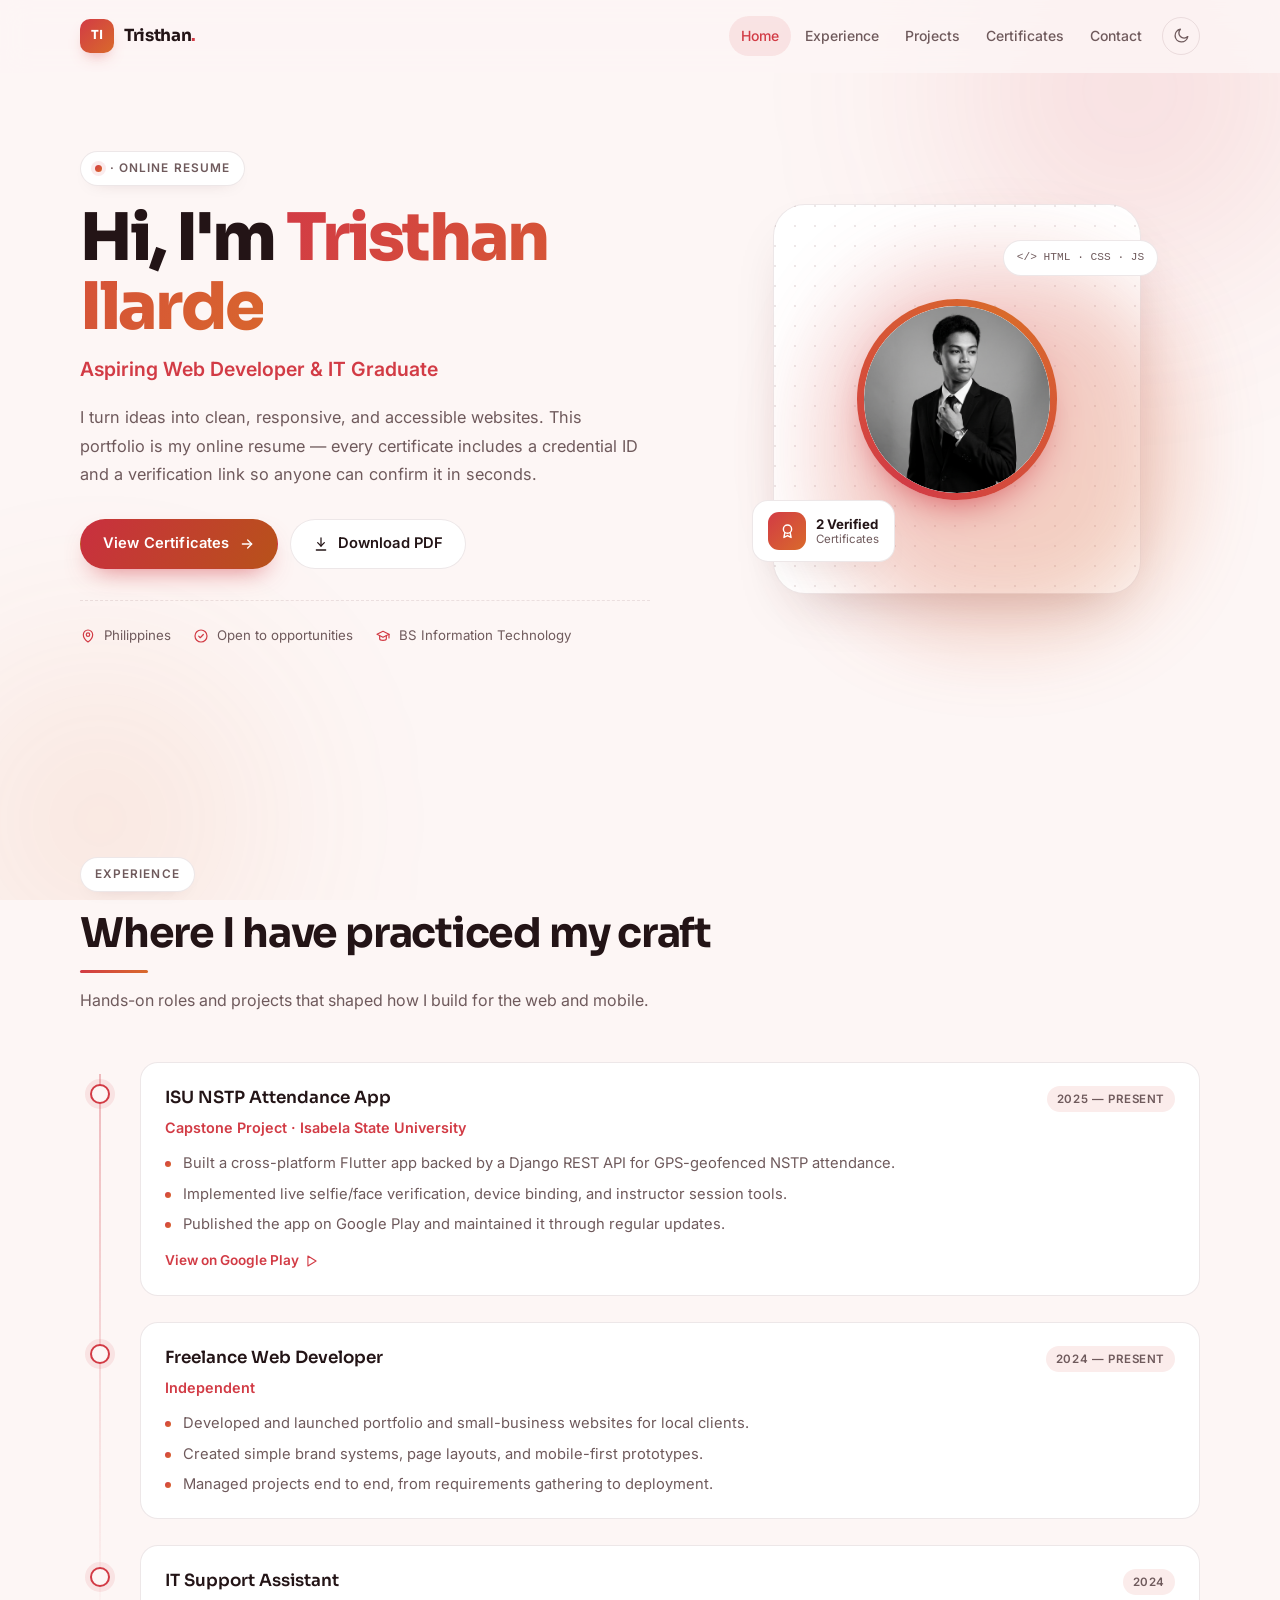
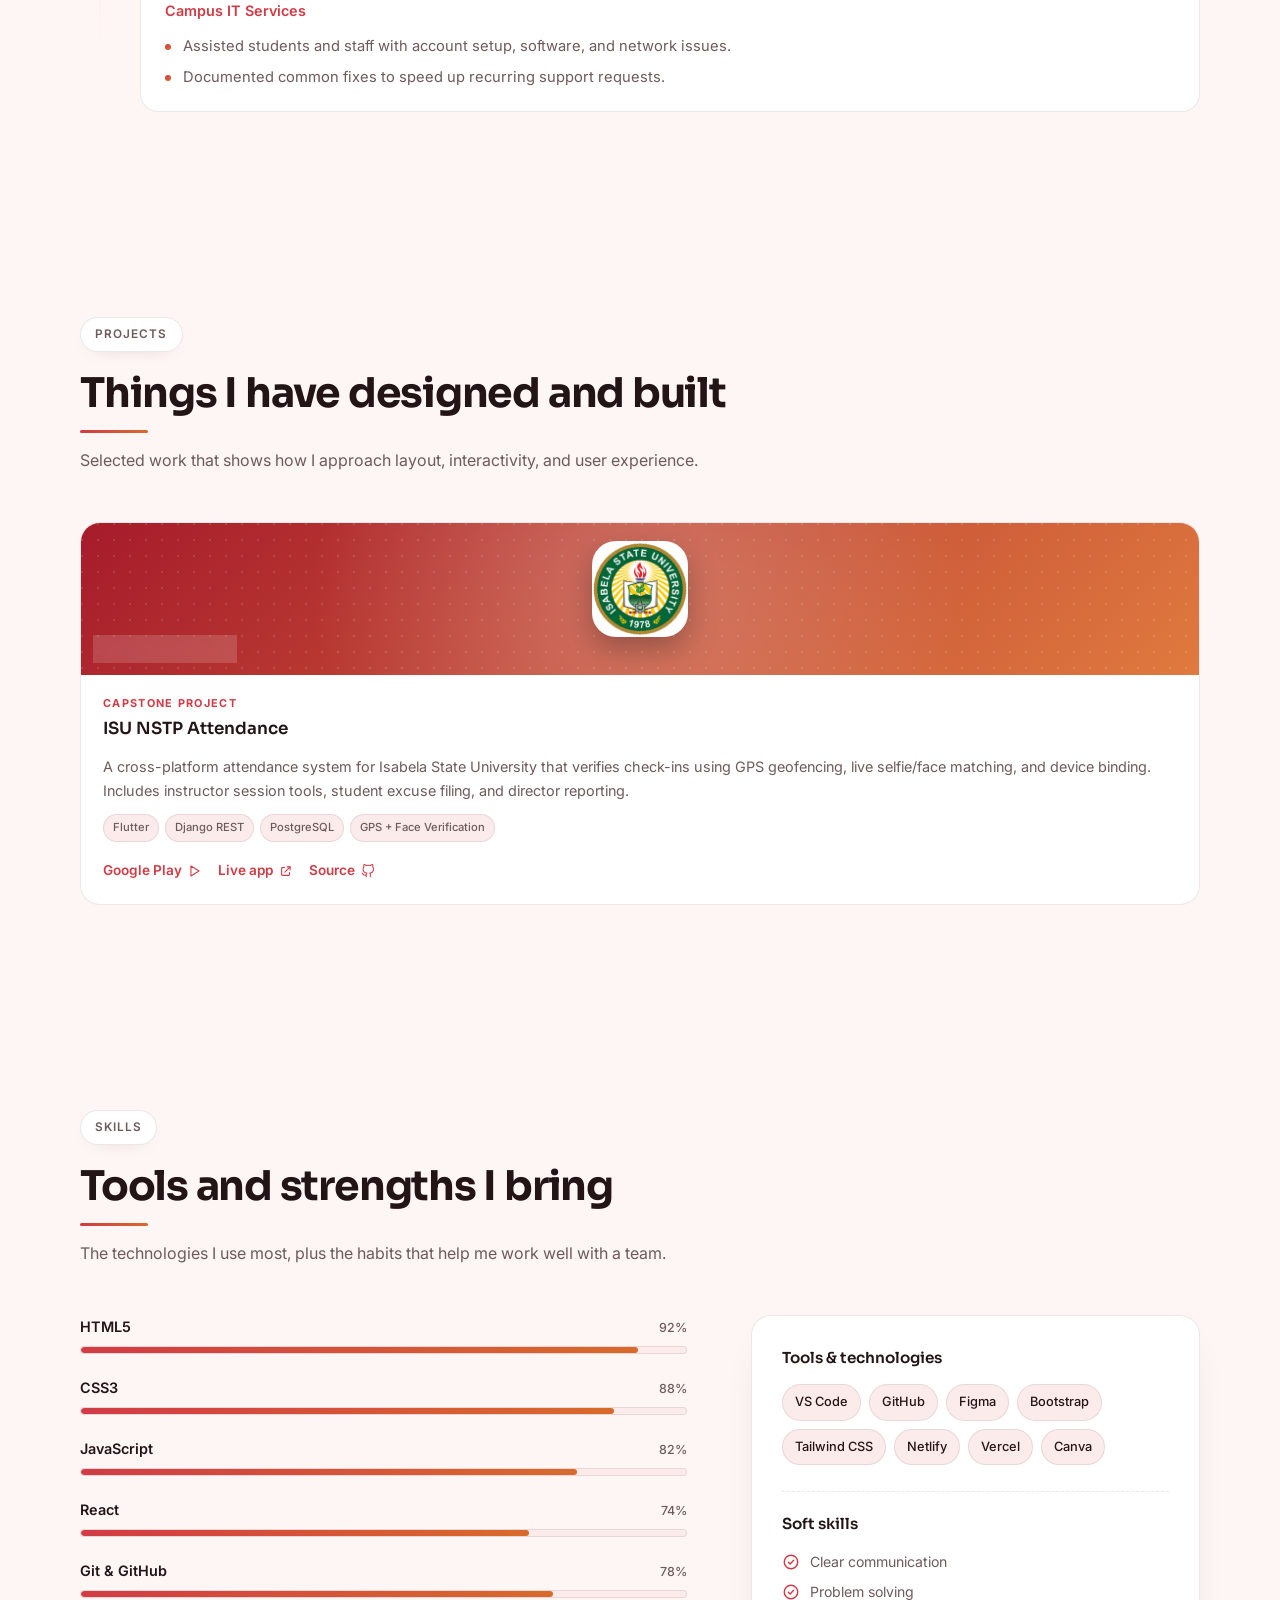
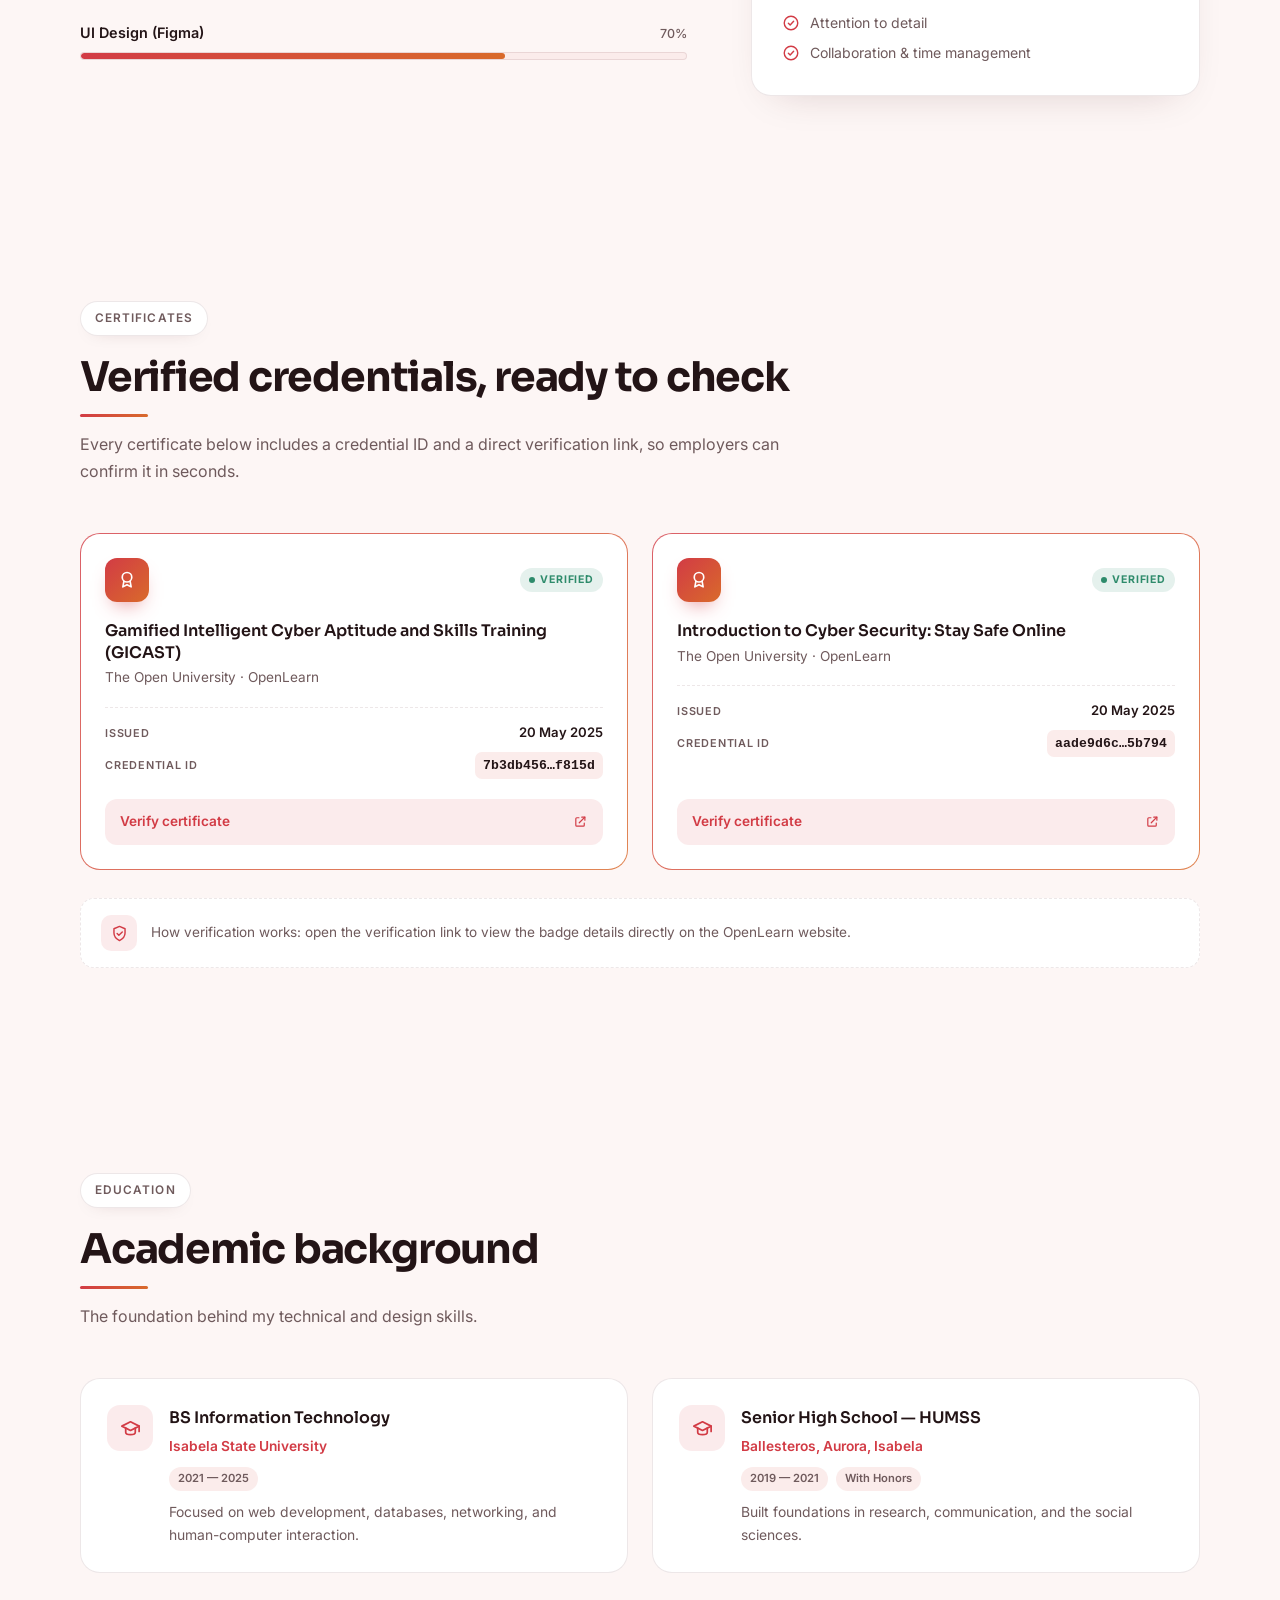
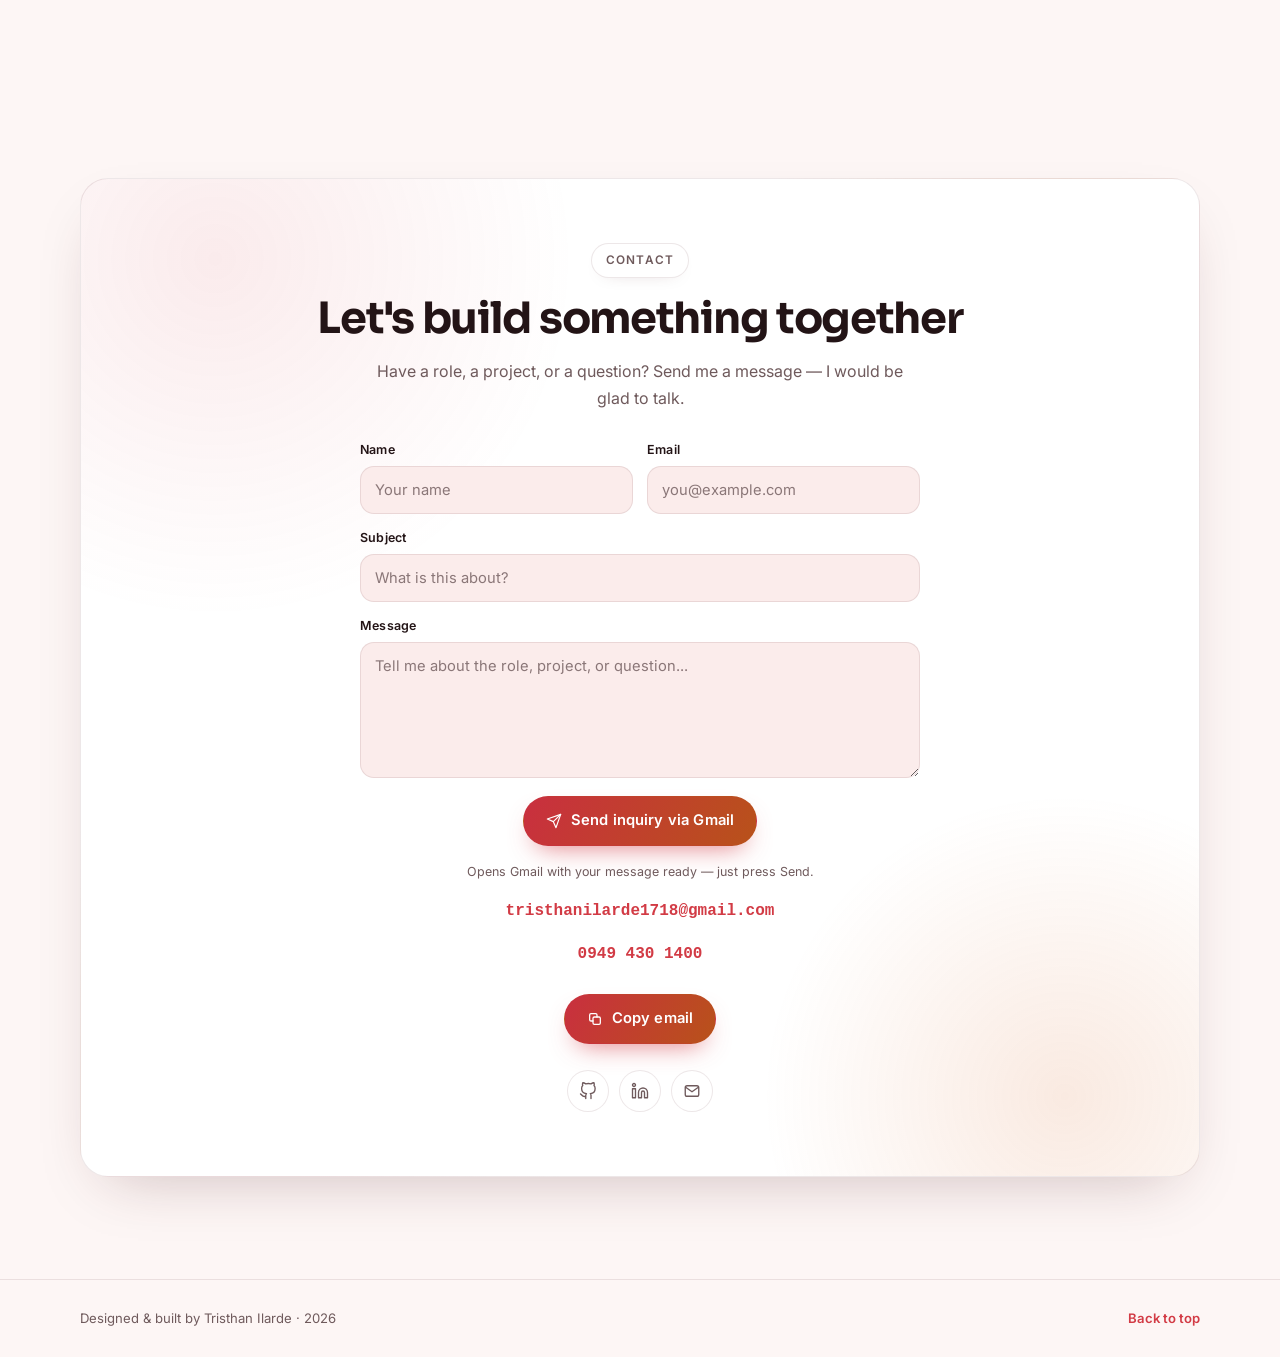
<file: index.html>
<!DOCTYPE html>
<html lang="en" data-theme="light">
<head>
  <meta charset="UTF-8" />
  <meta name="viewport" content="width=device-width, initial-scale=1.0" />
  <title>Tristhan Ilarde — Online Resume &amp; Portfolio</title>
  <meta name="description" content="Online resume and portfolio of Tristhan Ilarde, an aspiring web developer and BS Information Technology graduate from Isabela State University. Explore projects, skills, and verified certificates." />
  <link rel="canonical" href="https://www.tristhanilarde.online/" />
  <meta name="theme-color" content="#d23b45" />
  <meta name="author" content="Tristhan Ilarde" />

  <meta property="og:type" content="website" />
  <meta property="og:site_name" content="Tristhan Ilarde" />
  <meta property="og:locale" content="en_PH" />
  <meta property="og:url" content="https://www.tristhanilarde.online/" />
  <meta property="og:title" content="Tristhan Ilarde — Online Resume &amp; Portfolio" />
  <meta property="og:description" content="Online resume and portfolio of Tristhan Ilarde, an aspiring web developer and BS Information Technology graduate from Isabela State University." />
  <meta property="og:image" content="https://www.tristhanilarde.online/assets/og-image.jpg" />
  <meta property="og:image:width" content="1200" />
  <meta property="og:image:height" content="630" />
  <meta property="og:image:alt" content="Tristhan Ilarde — Online Resume and Portfolio" />

  <meta name="twitter:card" content="summary_large_image" />
  <meta name="twitter:title" content="Tristhan Ilarde — Online Resume &amp; Portfolio" />
  <meta name="twitter:description" content="Online resume and portfolio of Tristhan Ilarde, an aspiring web developer and BS Information Technology graduate from Isabela State University." />
  <meta name="twitter:image" content="https://www.tristhanilarde.online/assets/og-image.jpg" />
  <meta name="twitter:image:alt" content="Tristhan Ilarde — Online Resume and Portfolio" />

  <link rel="icon" type="image/svg+xml" href="favicon.svg" />
  <link rel="preconnect" href="https://fonts.googleapis.com" />
  <link rel="preconnect" href="https://fonts.gstatic.com" crossorigin />
  <link href="https://fonts.googleapis.com/css2?family=Inter:wght@400;500;600;700&family=Sora:wght@600;700;800&display=swap" rel="stylesheet" />
  <link rel="stylesheet" href="styles.css" />
  <script>
    (function () {
      try {
        var saved = localStorage.getItem("theme");
        if (!saved) {
          saved = window.matchMedia("(prefers-color-scheme: dark)").matches ? "dark" : "light";
        }
        document.documentElement.dataset.theme = saved;
      } catch (error) {}
    })();
  </script>
  <script type="application/ld+json">
    {
      "@context": "https://schema.org",
      "@type": "Person",
      "name": "Tristhan Ilarde",
      "url": "https://www.tristhanilarde.online/",
      "image": "https://www.tristhanilarde.online/assets/profile.jpg",
      "jobTitle": "Web Developer",
      "description": "Aspiring web developer and BS Information Technology graduate from Isabela State University.",
      "email": "mailto:tristhanilarde1718@gmail.com",
      "telephone": "+639494301400",
      "address": {
        "@type": "PostalAddress",
        "addressCountry": "PH"
      },
      "alumniOf": [
        {
          "@type": "CollegeOrUniversity",
          "name": "Isabela State University"
        },
        {
          "@type": "HighSchool",
          "name": "Ballesteros, Aurora, Isabela"
        }
      ],
      "sameAs": [
        "https://www.linkedin.com/in/tristhan-ilarde-b31989447/",
        "https://github.com/Tanjiro1718"
      ]
    }
  </script>
</head>
<body>
  <div class="print-only print-header">
    <h1>Tristhan Ilarde</h1>
    <p class="print-role">Aspiring Web Developer &amp; IT Graduate</p>
    <p>tristhanilarde1718@gmail.com · 0949 430 1400 · www.tristhanilarde.online</p>
    <p>linkedin.com/in/tristhan-ilarde-b31989447 · github.com/Tanjiro1718</p>
  </div>

  <a class="skip-link" href="#main">Skip to content</a>

  <div class="scroll-progress" aria-hidden="true"><span id="scrollProgress"></span></div>

  <div class="bg-blobs" aria-hidden="true">
    <span class="blob blob-one"></span>
    <span class="blob blob-two"></span>
  </div>

  <header class="site-header" id="siteHeader">
    <div class="container header-inner">
      <a class="brand" href="#home" aria-label="Tristhan Ilarde — back to top">
        <span class="brand-mark">TI</span>
        <span class="brand-text">Tristhan<span class="brand-dot">.</span></span>
      </a>

      <nav class="nav" id="primaryNav" aria-label="Primary">
        <a class="nav-link active" href="#home">Home</a>
        <a class="nav-link" href="#experience">Experience</a>
        <a class="nav-link" href="#projects">Projects</a>
        <a class="nav-link" href="#certificates">Certificates</a>
        <a class="nav-link" href="#contact">Contact</a>
        <button class="theme-toggle" id="themeToggle" type="button" aria-label="Switch to dark mode" aria-pressed="false">
          <svg class="icon-sun" viewBox="0 0 24 24" fill="none" stroke="currentColor" stroke-width="1.8" stroke-linecap="round" stroke-linejoin="round" aria-hidden="true" focusable="false">
            <circle cx="12" cy="12" r="4" />
            <path d="M12 2v2M12 20v2M4.9 4.9l1.4 1.4M17.7 17.7l1.4 1.4M2 12h2M20 12h2M4.9 19.1l1.4-1.4M17.7 6.3l1.4-1.4" />
          </svg>
          <svg class="icon-moon" viewBox="0 0 24 24" fill="none" stroke="currentColor" stroke-width="1.8" stroke-linecap="round" stroke-linejoin="round" aria-hidden="true" focusable="false">
            <path d="M21 12.8A8.5 8.5 0 1 1 11.2 3a6.6 6.6 0 0 0 9.8 9.8Z" />
          </svg>
        </button>
      </nav>

      <button class="menu-toggle" id="menuToggle" type="button" aria-expanded="false" aria-controls="primaryNav" aria-label="Open menu">
        <svg class="menu-icon" viewBox="0 0 24 24" fill="none" stroke="currentColor" stroke-width="1.9" stroke-linecap="round" aria-hidden="true" focusable="false">
          <path d="M4 7h16M4 12h16M4 17h16" />
        </svg>
        <svg class="close-icon" viewBox="0 0 24 24" fill="none" stroke="currentColor" stroke-width="1.9" stroke-linecap="round" aria-hidden="true" focusable="false">
          <path d="m6 6 12 12M18 6 6 18" />
        </svg>
      </button>
    </div>
  </header>

  <main id="main">
    <section class="hero" id="home">
      <div class="container hero-grid">
        <div class="hero-copy">
          <span class="eyebrow reveal reveal-left"><span class="pulse" aria-hidden="true"></span> · Online Resume</span>
          <h1 class="reveal reveal-left" style="--d:.06s">Hi, I'm <span class="gradient-text">Tristhan Ilarde</span></h1>
          <p class="hero-role reveal reveal-left" style="--d:.12s">Aspiring Web Developer &amp; IT Graduate</p>
          <p class="hero-text reveal reveal-left" style="--d:.18s">
            I turn ideas into clean, responsive, and accessible websites. This portfolio is my online
            resume — every certificate includes a credential ID and a verification link so anyone can
            confirm it in seconds.
          </p>
          <div class="hero-actions reveal reveal-left" style="--d:.24s">
            <a class="btn btn-primary" href="#certificates">
              View Certificates
              <svg viewBox="0 0 24 24" fill="none" stroke="currentColor" stroke-width="1.9" stroke-linecap="round" stroke-linejoin="round" aria-hidden="true" focusable="false">
                <path d="M5 12h14" />
                <path d="m13 6 6 6-6 6" />
              </svg>
            </a>
            <a class="btn btn-ghost" href="assets/Tristhan-Ilarde-Resume.pdf" download="Tristhan-Ilarde-Resume.pdf">
              <svg viewBox="0 0 24 24" fill="none" stroke="currentColor" stroke-width="1.9" stroke-linecap="round" stroke-linejoin="round" aria-hidden="true" focusable="false">
                <path d="M12 3v12" />
                <path d="m7 10 5 5 5-5" />
                <path d="M5 21h14" />
              </svg>
              Download PDF
            </a>
          </div>
          <ul class="hero-meta reveal reveal-left" style="--d:.3s">
            <li>
              <svg viewBox="0 0 24 24" fill="none" stroke="currentColor" stroke-width="1.8" stroke-linecap="round" stroke-linejoin="round" aria-hidden="true" focusable="false">
                <path d="M12 21s7-5.1 7-11a7 7 0 1 0-14 0c0 5.9 7 11 7 11Z" />
                <circle cx="12" cy="10" r="2.6" />
              </svg>
              Philippines
            </li>
            <li>
              <svg viewBox="0 0 24 24" fill="none" stroke="currentColor" stroke-width="1.8" stroke-linecap="round" stroke-linejoin="round" aria-hidden="true" focusable="false">
                <circle cx="12" cy="12" r="9" />
                <path d="m8.5 12.2 2.4 2.4 4.6-4.9" />
              </svg>
              Open to opportunities
            </li>
            <li>
              <svg viewBox="0 0 24 24" fill="none" stroke="currentColor" stroke-width="1.8" stroke-linecap="round" stroke-linejoin="round" aria-hidden="true" focusable="false">
                <path d="M3 9.5 12 5l9 4.5-9 4.5-9-4.5Z" />
                <path d="M7 11.5V16c0 1.4 2.2 2.5 5 2.5s5-1.1 5-2.5v-4.5" />
                <path d="M21 9.5V15" />
              </svg>
              BS Information Technology
            </li>
          </ul>
        </div>

        <div class="hero-visual reveal reveal-right" style="--d:.18s">
          <div class="avatar-card" data-tilt>
            <div class="avatar-ring">
              <div class="avatar">
                <span class="avatar-initials">TI</span>
                <img class="avatar-photo" src="assets/profile.jpg" alt="Portrait of Tristhan Ilarde" width="896" height="1195" />
              </div>
            </div>
            <div class="floating-badge">
              <span class="floating-icon">
                <svg viewBox="0 0 24 24" fill="none" stroke="currentColor" stroke-width="1.8" stroke-linecap="round" stroke-linejoin="round" aria-hidden="true" focusable="false">
                  <circle cx="12" cy="9" r="5.2" />
                  <path d="m8.6 13.4-1.1 6.1 4.5-2.4 4.5 2.4-1.1-6.1" />
                </svg>
              </span>
              <span class="floating-text"><strong>2 Verified</strong><span>Certificates</span></span>
            </div>
            <div class="floating-chip">&lt;/&gt; HTML · CSS · JS</div>
          </div>
        </div>
      </div>
    </section>

    <section class="section" id="experience">
      <div class="container">
        <div class="section-head reveal">
          <span class="eyebrow">Experience</span>
          <h2>Where I have practiced my craft</h2>
          <p>Hands-on roles and projects that shaped how I build for the web and mobile.</p>
        </div>

        <div class="timeline">
          <article class="timeline-item reveal reveal-left">
            <div class="timeline-card" data-spotlight>
              <div class="timeline-top">
                <h3>ISU NSTP Attendance App</h3>
                <span class="timeline-date">2025 — Present</span>
              </div>
              <p class="timeline-company">Capstone Project · Isabela State University</p>
              <ul>
                <li>Built a cross-platform Flutter app backed by a Django REST API for GPS-geofenced NSTP attendance.</li>
                <li>Implemented live selfie/face verification, device binding, and instructor session tools.</li>
                <li>Published the app on Google Play and maintained it through regular updates.</li>
              </ul>
              <a class="timeline-link" href="https://play.google.com/store/apps/details?id=com.isu.cauayan.nstp_attendance" target="_blank" rel="noopener noreferrer" aria-label="Get ISU NSTP Attendance on Google Play">
                View on Google Play
                <svg viewBox="0 0 24 24" fill="none" stroke="currentColor" stroke-width="1.9" stroke-linecap="round" stroke-linejoin="round" aria-hidden="true" focusable="false">
                  <path d="M5 3.5v17L19 12 5 3.5Z" />
                </svg>
              </a>
            </div>
          </article>

          <article class="timeline-item reveal reveal-left" style="--d:.08s">
            <div class="timeline-card" data-spotlight>
              <div class="timeline-top">
                <h3>Freelance Web Developer</h3>
                <span class="timeline-date">2024 — Present</span>
              </div>
              <p class="timeline-company">Independent</p>
              <ul>
                <li>Developed and launched portfolio and small-business websites for local clients.</li>
                <li>Created simple brand systems, page layouts, and mobile-first prototypes.</li>
                <li>Managed projects end to end, from requirements gathering to deployment.</li>
              </ul>
            </div>
          </article>

          <article class="timeline-item reveal reveal-right" style="--d:.16s">
            <div class="timeline-card" data-spotlight>
              <div class="timeline-top">
                <h3>IT Support Assistant</h3>
                <span class="timeline-date">2024</span>
              </div>
              <p class="timeline-company">Campus IT Services</p>
              <ul>
                <li>Assisted students and staff with account setup, software, and network issues.</li>
                <li>Documented common fixes to speed up recurring support requests.</li>
              </ul>
            </div>
          </article>
        </div>
      </div>
    </section>

    <section class="section" id="projects">
      <div class="container">
        <div class="section-head reveal">
          <span class="eyebrow">Projects</span>
          <h2>Things I have designed and built</h2>
          <p>Selected work that shows how I approach layout, interactivity, and user experience.</p>
        </div>

        <div class="project-grid">
          <article class="project-card reveal reveal-left" data-spotlight>
            <div class="project-thumb thumb-nstp">
              <img class="thumb-app-icon" src="assets/nstp-icon.png" alt="" aria-hidden="true" width="96" height="96" loading="lazy" decoding="async" />
              <span class="thumb-tag">Flutter · Django · GPS</span>
            </div>
            <div class="project-body">
              <p class="project-kicker">Capstone Project</p>
              <h3>ISU NSTP Attendance</h3>
              <p>A cross-platform attendance system for Isabela State University that verifies check-ins using GPS geofencing, live selfie/face matching, and device binding. Includes instructor session tools, student excuse filing, and director reporting.</p>
              <ul class="tags">
                <li class="tag">Flutter</li>
                <li class="tag">Django REST</li>
                <li class="tag">PostgreSQL</li>
                <li class="tag">GPS + Face Verification</li>
              </ul>
              <div class="project-links">
                <a href="https://play.google.com/store/apps/details?id=com.isu.cauayan.nstp_attendance" target="_blank" rel="noopener noreferrer" aria-label="Get ISU NSTP Attendance on Google Play">
                  Google Play
                  <svg viewBox="0 0 24 24" fill="none" stroke="currentColor" stroke-width="1.9" stroke-linecap="round" stroke-linejoin="round" aria-hidden="true" focusable="false">
                    <path d="M5 3.5v17L19 12 5 3.5Z" />
                  </svg>
                </a>
                <a href="https://isu-nstp-1.onrender.com/" target="_blank" rel="noopener noreferrer">
                  Live app
                  <svg viewBox="0 0 24 24" fill="none" stroke="currentColor" stroke-width="1.9" stroke-linecap="round" stroke-linejoin="round" aria-hidden="true" focusable="false">
                    <path d="M14 5h5v5" />
                    <path d="M19 5 10 14" />
                    <path d="M18 14.5V18a1.5 1.5 0 0 1-1.5 1.5H6A1.5 1.5 0 0 1 4.5 18V7.5A1.5 1.5 0 0 1 6 6h3.5" />
                  </svg>
                </a>
                <a href="https://github.com/Tanjiro1718/isu_nstp" target="_blank" rel="noopener noreferrer">
                  Source
                  <svg viewBox="0 0 24 24" fill="none" stroke="currentColor" stroke-width="1.8" stroke-linecap="round" stroke-linejoin="round" aria-hidden="true" focusable="false">
                    <path d="M9 19c-5 1.5-5-2.5-7-3m14 6v-3.87a3.37 3.37 0 0 0-.94-2.61c3.14-.35 6.44-1.54 6.44-7A5.44 5.44 0 0 0 20 4.77 5.07 5.07 0 0 0 19.91 1S18.73.65 16 2.48a13.38 13.38 0 0 0-7 0C6.27.65 5.09 1 5.09 1A5.07 5.07 0 0 0 5 4.77a5.44 5.44 0 0 0-1.5 3.78c0 5.42 3.3 6.61 6.44 7A3.37 3.37 0 0 0 9 18.13V22" />
                  </svg>
                </a>
              </div>
            </div>
          </article>
        </div>
      </div>
    </section>

    <section class="section" id="skills">
      <div class="container">
        <div class="section-head reveal">
          <span class="eyebrow">Skills</span>
          <h2>Tools and strengths I bring</h2>
          <p>The technologies I use most, plus the habits that help me work well with a team.</p>
        </div>

        <div class="skills-grid">
          <div class="skills-bars">
            <div class="skill reveal reveal-left" style="--val:92%; --d:.02s">
              <div class="skill-head"><span>HTML5</span><span class="skill-val">92%</span></div>
              <div class="bar"><span class="bar-fill"></span></div>
            </div>
            <div class="skill reveal reveal-left" style="--val:88%; --d:.06s">
              <div class="skill-head"><span>CSS3</span><span class="skill-val">88%</span></div>
              <div class="bar"><span class="bar-fill"></span></div>
            </div>
            <div class="skill reveal reveal-left" style="--val:82%; --d:.1s">
              <div class="skill-head"><span>JavaScript</span><span class="skill-val">82%</span></div>
              <div class="bar"><span class="bar-fill"></span></div>
            </div>
            <div class="skill reveal reveal-left" style="--val:74%; --d:.14s">
              <div class="skill-head"><span>React</span><span class="skill-val">74%</span></div>
              <div class="bar"><span class="bar-fill"></span></div>
            </div>
            <div class="skill reveal reveal-left" style="--val:78%; --d:.18s">
              <div class="skill-head"><span>Git &amp; GitHub</span><span class="skill-val">78%</span></div>
              <div class="bar"><span class="bar-fill"></span></div>
            </div>
            <div class="skill reveal reveal-left" style="--val:70%; --d:.22s">
              <div class="skill-head"><span>UI Design (Figma)</span><span class="skill-val">70%</span></div>
              <div class="bar"><span class="bar-fill"></span></div>
            </div>
          </div>

          <aside class="skills-panel reveal reveal-right" style="--d:.1s" data-spotlight>
            <h3>Tools &amp; technologies</h3>
            <ul class="chips">
              <li>VS Code</li>
              <li>GitHub</li>
              <li>Figma</li>
              <li>Bootstrap</li>
              <li>Tailwind CSS</li>
              <li>Netlify</li>
              <li>Vercel</li>
              <li>Canva</li>
            </ul>
            <h3 class="panel-subhead">Soft skills</h3>
            <ul class="check-list compact">
              <li>
                <svg viewBox="0 0 24 24" fill="none" stroke="currentColor" stroke-width="1.9" stroke-linecap="round" stroke-linejoin="round" aria-hidden="true" focusable="false">
                  <circle cx="12" cy="12" r="9" />
                  <path d="m8.5 12.2 2.4 2.4 4.6-4.9" />
                </svg>
                Clear communication
              </li>
              <li>
                <svg viewBox="0 0 24 24" fill="none" stroke="currentColor" stroke-width="1.9" stroke-linecap="round" stroke-linejoin="round" aria-hidden="true" focusable="false">
                  <circle cx="12" cy="12" r="9" />
                  <path d="m8.5 12.2 2.4 2.4 4.6-4.9" />
                </svg>
                Problem solving
              </li>
              <li>
                <svg viewBox="0 0 24 24" fill="none" stroke="currentColor" stroke-width="1.9" stroke-linecap="round" stroke-linejoin="round" aria-hidden="true" focusable="false">
                  <circle cx="12" cy="12" r="9" />
                  <path d="m8.5 12.2 2.4 2.4 4.6-4.9" />
                </svg>
                Attention to detail
              </li>
              <li>
                <svg viewBox="0 0 24 24" fill="none" stroke="currentColor" stroke-width="1.9" stroke-linecap="round" stroke-linejoin="round" aria-hidden="true" focusable="false">
                  <circle cx="12" cy="12" r="9" />
                  <path d="m8.5 12.2 2.4 2.4 4.6-4.9" />
                </svg>
                Collaboration &amp; time management
              </li>
            </ul>
          </aside>
        </div>
      </div>
    </section>

    <section class="section" id="certificates">
      <div class="container">
        <div class="section-head reveal">
          <span class="eyebrow">Certificates</span>
          <h2>Verified credentials, ready to check</h2>
          <p>Every certificate below includes a credential ID and a direct verification link, so employers can confirm it in seconds.</p>
        </div>

        <div class="cert-grid" data-stagger>
          <article class="cert-card reveal reveal-left" data-spotlight>
            <div class="cert-top">
              <span class="cert-icon">
                <svg viewBox="0 0 24 24" fill="none" stroke="currentColor" stroke-width="1.8" stroke-linecap="round" stroke-linejoin="round" aria-hidden="true" focusable="false">
                  <circle cx="12" cy="9" r="5.2" />
                  <path d="m8.6 13.4-1.1 6.1 4.5-2.4 4.5 2.4-1.1-6.1" />
                </svg>
              </span>
              <span class="cert-status">Verified</span>
            </div>
            <h3>Gamified Intelligent Cyber Aptitude and Skills Training (GICAST)</h3>
            <p class="cert-issuer">The Open University · OpenLearn</p>
            <dl class="cert-meta">
              <div><dt>Issued</dt><dd>20 May 2025</dd></div>
              <div><dt>Credential ID</dt><dd class="mono" title="7b3db456658e096fc3f652046e173777196f815d">7b3db456…f815d</dd></div>
            </dl>
            <a class="verify-link" href="https://www.open.edu/openlearn/badges/badge.php?hash=7b3db456658e096fc3f652046e173777196f815d" target="_blank" rel="noopener noreferrer">
              Verify certificate
              <svg viewBox="0 0 24 24" fill="none" stroke="currentColor" stroke-width="1.9" stroke-linecap="round" stroke-linejoin="round" aria-hidden="true" focusable="false">
                <path d="M14 5h5v5" />
                <path d="M19 5 10 14" />
                <path d="M18 14.5V18a1.5 1.5 0 0 1-1.5 1.5H6A1.5 1.5 0 0 1 4.5 18V7.5A1.5 1.5 0 0 1 6 6h3.5" />
              </svg>
            </a>
          </article>

          <article class="cert-card reveal reveal-right" style="--d:.08s" data-spotlight>
            <div class="cert-top">
              <span class="cert-icon">
                <svg viewBox="0 0 24 24" fill="none" stroke="currentColor" stroke-width="1.8" stroke-linecap="round" stroke-linejoin="round" aria-hidden="true" focusable="false">
                  <circle cx="12" cy="9" r="5.2" />
                  <path d="m8.6 13.4-1.1 6.1 4.5-2.4 4.5 2.4-1.1-6.1" />
                </svg>
              </span>
              <span class="cert-status">Verified</span>
            </div>
            <h3>Introduction to Cyber Security: Stay Safe Online</h3>
            <p class="cert-issuer">The Open University · OpenLearn</p>
            <dl class="cert-meta">
              <div><dt>Issued</dt><dd>20 May 2025</dd></div>
              <div><dt>Credential ID</dt><dd class="mono" title="aade9d6c7ef0c97edcbb523cd9899fea69c5b794">aade9d6c…5b794</dd></div>
            </dl>
            <a class="verify-link" href="https://www.open.edu/openlearn/badges/badge.php?hash=aade9d6c7ef0c97edcbb523cd9899fea69c5b794" target="_blank" rel="noopener noreferrer">
              Verify certificate
              <svg viewBox="0 0 24 24" fill="none" stroke="currentColor" stroke-width="1.9" stroke-linecap="round" stroke-linejoin="round" aria-hidden="true" focusable="false">
                <path d="M14 5h5v5" />
                <path d="M19 5 10 14" />
                <path d="M18 14.5V18a1.5 1.5 0 0 1-1.5 1.5H6A1.5 1.5 0 0 1 4.5 18V7.5A1.5 1.5 0 0 1 6 6h3.5" />
              </svg>
            </a>
          </article>
        </div>

        <div class="cert-note reveal">
          <span class="cert-note-icon">
            <svg viewBox="0 0 24 24" fill="none" stroke="currentColor" stroke-width="1.8" stroke-linecap="round" stroke-linejoin="round" aria-hidden="true" focusable="false">
              <path d="M12 3 5 6v5.5c0 4.4 3 7.5 7 9.5 4-2 7-5.1 7-9.5V6l-7-3Z" />
              <path d="m9 12 2.2 2.2L15.5 10" />
            </svg>
          </span>
          <p>How verification works: open the verification link to view the badge details directly on the OpenLearn website.</p>
        </div>
      </div>
    </section>

    <section class="section" id="education">
      <div class="container">
        <div class="section-head reveal">
          <span class="eyebrow">Education</span>
          <h2>Academic background</h2>
          <p>The foundation behind my technical and design skills.</p>
        </div>

        <div class="edu-grid" data-stagger>
          <article class="edu-card reveal reveal-left" data-spotlight>
            <span class="edu-icon">
              <svg viewBox="0 0 24 24" fill="none" stroke="currentColor" stroke-width="1.8" stroke-linecap="round" stroke-linejoin="round" aria-hidden="true" focusable="false">
                <path d="M3 9.5 12 5l9 4.5-9 4.5-9-4.5Z" />
                <path d="M7 11.5V16c0 1.4 2.2 2.5 5 2.5s5-1.1 5-2.5v-4.5" />
                <path d="M21 9.5V15" />
              </svg>
            </span>
            <div>
              <h3>BS Information Technology</h3>
              <p class="edu-school">Isabela State University</p>
              <div class="edu-meta">
                <span>2021 — 2025</span>
              </div>
              <p class="edu-text">Focused on web development, databases, networking, and human-computer interaction.</p>
            </div>
          </article>

          <article class="edu-card reveal reveal-right" style="--d:.08s" data-spotlight>
            <span class="edu-icon">
              <svg viewBox="0 0 24 24" fill="none" stroke="currentColor" stroke-width="1.8" stroke-linecap="round" stroke-linejoin="round" aria-hidden="true" focusable="false">
                <path d="M3 9.5 12 5l9 4.5-9 4.5-9-4.5Z" />
                <path d="M7 11.5V16c0 1.4 2.2 2.5 5 2.5s5-1.1 5-2.5v-4.5" />
                <path d="M21 9.5V15" />
              </svg>
            </span>
            <div>
              <h3>Senior High School — HUMSS</h3>
              <p class="edu-school">Ballesteros, Aurora, Isabela</p>
              <div class="edu-meta">
                <span>2019 — 2021</span>
                <span>With Honors</span>
              </div>
              <p class="edu-text">Built foundations in research, communication, and the social sciences.</p>
            </div>
          </article>
        </div>
      </div>
    </section>

    <section class="section" id="contact">
      <div class="container">
        <div class="contact-panel reveal reveal-scale">
          <span class="eyebrow">Contact</span>
          <h2>Let's build something together</h2>
          <p>Have a role, a project, or a question? Send me a message — I would be glad to talk.</p>
          <form class="inquiry-form" id="inquiryForm" novalidate>
            <div class="field-row">
              <label class="field">
                <span>Name</span>
                <input type="text" name="name" autocomplete="name" placeholder="Your name" required />
              </label>
              <label class="field">
                <span>Email</span>
                <input type="email" name="email" autocomplete="email" placeholder="you@example.com" required />
              </label>
            </div>
            <label class="field">
              <span>Subject</span>
              <input type="text" name="subject" placeholder="What is this about?" />
            </label>
            <label class="field">
              <span>Message</span>
              <textarea name="message" rows="5" placeholder="Tell me about the role, project, or question..." required></textarea>
            </label>
            <button class="btn btn-primary" type="submit">
              <svg viewBox="0 0 24 24" fill="none" stroke="currentColor" stroke-width="1.8" stroke-linecap="round" stroke-linejoin="round" aria-hidden="true" focusable="false">
                <path d="m22 2-7 20-4-9-9-4Z" />
                <path d="M22 2 11 13" />
              </svg>
              Send inquiry via Gmail
            </button>
            <p class="form-note">Opens Gmail with your message ready — just press Send.</p>
          </form>
          <p class="contact-email"><a href="mailto:tristhanilarde1718@gmail.com">tristhanilarde1718@gmail.com</a></p>
          <p class="contact-email"><a href="tel:+639494301400">0949 430 1400</a></p>
          <div class="contact-actions">
            <button class="btn btn-primary" type="button" data-copy="tristhanilarde1718@gmail.com">
              <svg viewBox="0 0 24 24" fill="none" stroke="currentColor" stroke-width="1.9" stroke-linecap="round" stroke-linejoin="round" aria-hidden="true" focusable="false">
                <rect x="9" y="9" width="11" height="11" rx="2" />
                <path d="M15 9V6a2 2 0 0 0-2-2H6a2 2 0 0 0-2 2v7a2 2 0 0 0 2 2h3" />
              </svg>
              Copy email
            </button>
          </div>
          <div class="socials">
            <a href="https://github.com/Tanjiro1718" target="_blank" rel="noopener noreferrer" aria-label="GitHub profile">
              <svg viewBox="0 0 24 24" fill="none" stroke="currentColor" stroke-width="1.8" stroke-linecap="round" stroke-linejoin="round" aria-hidden="true" focusable="false">
                <path d="M9 19c-5 1.5-5-2.5-7-3m14 6v-3.87a3.37 3.37 0 0 0-.94-2.61c3.14-.35 6.44-1.54 6.44-7A5.44 5.44 0 0 0 20 4.77 5.07 5.07 0 0 0 19.91 1S18.73.65 16 2.48a13.38 13.38 0 0 0-7 0C6.27.65 5.09 1 5.09 1A5.07 5.07 0 0 0 5 4.77a5.44 5.44 0 0 0-1.5 3.78c0 5.42 3.3 6.61 6.44 7A3.37 3.37 0 0 0 9 18.13V22" />
              </svg>
            </a>
            <a href="https://www.linkedin.com/in/tristhan-ilarde-b31989447/" target="_blank" rel="noopener noreferrer" aria-label="LinkedIn profile">
              <svg viewBox="0 0 24 24" fill="none" stroke="currentColor" stroke-width="1.8" stroke-linecap="round" stroke-linejoin="round" aria-hidden="true" focusable="false">
                <path d="M16 8a6 6 0 0 1 6 6v7h-4v-7a2 2 0 0 0-4 0v7h-4v-7a6 6 0 0 1 6-6Z" />
                <rect x="2" y="9" width="4" height="12" />
                <circle cx="4" cy="4" r="2" />
              </svg>
            </a>
            <a href="mailto:tristhanilarde1718@gmail.com" aria-label="Email Tristhan Ilarde">
              <svg viewBox="0 0 24 24" fill="none" stroke="currentColor" stroke-width="1.8" stroke-linecap="round" stroke-linejoin="round" aria-hidden="true" focusable="false">
                <rect x="3" y="5" width="18" height="14" rx="2.5" />
                <path d="m3.5 7 8.5 6 8.5-6" />
              </svg>
            </a>
          </div>
        </div>
      </div>
    </section>
  </main>

  <footer class="site-footer">
    <div class="container footer-inner">
      <p>Designed &amp; built by Tristhan Ilarde · <span id="year">2026</span></p>
      <p><a href="#home">Back to top</a></p>
    </div>
  </footer>

  <div class="toast" id="toast" role="status" aria-live="polite"></div>

  <script src="script.js" defer></script>
</body>
</html>
</file>
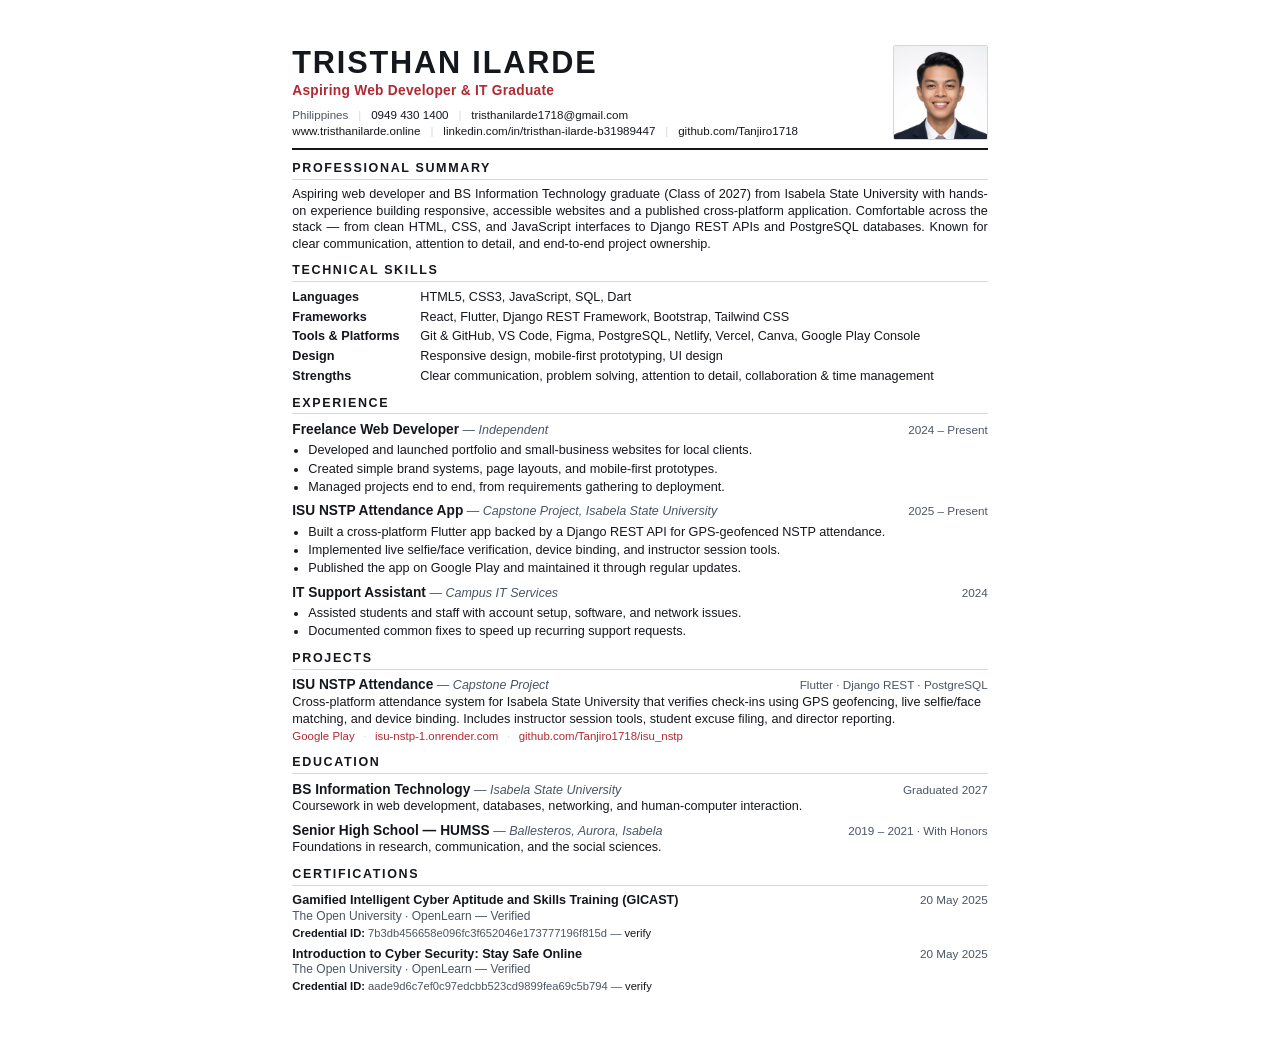
<file: resume/resume.html>
<!DOCTYPE html>
<html lang="en">
<head>
<meta charset="UTF-8" />
<meta name="viewport" content="width=device-width, initial-scale=1.0" />
<title>Tristhan Ilarde — Resume</title>
<style>
  @page {
    size: A4;
    margin: 12mm 13mm;
  }

  :root {
    --ink: #14171c;
    --muted: #4b5563;
    --line: #d4d8de;
    --accent: #b02a33;
  }

  * {
    box-sizing: border-box;
    margin: 0;
    padding: 0;
  }

  html {
    -webkit-print-color-adjust: exact;
    print-color-adjust: exact;
  }

  body {
    font-family: "Segoe UI", Arial, Helvetica, sans-serif;
    font-size: 9.5pt;
    line-height: 1.3;
    color: var(--ink);
    background: #fff;
    max-width: 210mm;
    margin: 0 auto;
    padding: 12mm 13mm;
  }

  a {
    color: var(--ink);
    text-decoration: none;
  }

  /* Header */
  .header {
    display: flex;
    align-items: center;
    justify-content: space-between;
    gap: 14pt;
    text-align: left;
    padding-bottom: 6pt;
    border-bottom: 2px solid var(--ink);
  }

  .identity {
    flex: 1;
    min-width: 0;
  }

  .photo {
    flex: 0 0 auto;
    width: 25mm;
    height: 25mm;
    object-fit: cover;
    object-position: center;
    border: 1px solid var(--line);
    border-radius: 2px;
    display: block;
  }

  .name {
    font-size: 23pt;
    font-weight: 700;
    letter-spacing: 0.06em;
    text-transform: uppercase;
    line-height: 1.05;
  }

  .role {
    margin-top: 3pt;
    font-size: 10.3pt;
    font-weight: 600;
    color: var(--accent);
    letter-spacing: 0.02em;
  }

  .contact {
    margin-top: 5pt;
    font-size: 8.7pt;
    color: var(--muted);
    line-height: 1.4;
  }

  .contact span {
    white-space: nowrap;
  }

  .contact .sep {
    margin: 0 5pt;
    color: var(--line);
  }

  /* Sections */
  .section {
    margin-top: 7.5pt;
  }

  .section-title {
    font-size: 9.4pt;
    font-weight: 700;
    letter-spacing: 0.13em;
    text-transform: uppercase;
    color: var(--ink);
    border-bottom: 1px solid var(--line);
    padding-bottom: 2pt;
    margin-bottom: 5pt;
  }

  p.summary {
    text-align: justify;
  }

  /* Skills */
  .skill-row {
    display: flex;
    gap: 8pt;
    margin-bottom: 2.5pt;
  }

  .skill-row .label {
    flex: 0 0 88pt;
    font-weight: 700;
    color: var(--ink);
  }

  .skill-row .value {
    flex: 1;
  }

  /* Entries */
  .entry {
    margin-bottom: 5pt;
  }

  .entry:last-child {
    margin-bottom: 0;
  }

  .entry-head {
    display: flex;
    justify-content: space-between;
    align-items: baseline;
    gap: 10pt;
  }

  .entry-title {
    font-size: 10.3pt;
    font-weight: 700;
  }

  .entry-sub {
    font-size: 9.4pt;
    font-weight: 600;
    color: var(--accent);
  }

  .entry-org {
    font-style: italic;
    color: var(--muted);
    font-size: 9.4pt;
  }

  .entry-meta {
    flex: 0 0 auto;
    font-size: 8.8pt;
    color: var(--muted);
    white-space: nowrap;
  }

  ul.bullets {
    margin: 2.5pt 0 0 12pt;
    padding: 0;
  }

  ul.bullets li {
    margin-bottom: 1.5pt;
  }

  .project-tags {
    font-size: 8.6pt;
    color: var(--muted);
    margin-top: 1.5pt;
  }

  .project-links {
    font-size: 8.6pt;
    margin-top: 1.5pt;
    word-break: break-all;
  }

  .project-links a {
    color: var(--accent);
  }

  .project-links .dot {
    color: var(--line);
    margin: 0 4pt;
  }

  .cert {
    margin-bottom: 4pt;
  }

  .cert:last-child {
    margin-bottom: 0;
  }

  .cert-line {
    display: flex;
    justify-content: space-between;
    align-items: baseline;
    gap: 10pt;
  }

  .cert-name {
    font-weight: 700;
  }

  .cert-issuer {
    color: var(--muted);
    font-size: 9pt;
  }

  .cert-id {
    font-size: 8.4pt;
    color: var(--muted);
    margin-top: 1pt;
    word-break: break-all;
  }

  .cert-id .k {
    font-weight: 700;
    color: var(--ink);
  }

  .two-col {
    display: flex;
    gap: 18pt;
  }

  .two-col > .col {
    flex: 1;
  }

  @media print {
    body {
      padding: 0;
    }

    .section {
      break-inside: avoid;
    }

    .entry {
      break-inside: avoid;
    }
  }
</style>
</head>
<body>

  <header class="header">
    <div class="identity">
      <h1 class="name">Tristhan Ilarde</h1>
      <p class="role">Aspiring Web Developer &amp; IT Graduate</p>
      <p class="contact">
        <span>Philippines</span>
        <span class="sep">|</span>
        <span><a href="tel:+639494301400">0949 430 1400</a></span>
        <span class="sep">|</span>
        <span><a href="mailto:tristhanilarde1718@gmail.com">tristhanilarde1718@gmail.com</a></span>
        <br />
        <span><a href="https://www.tristhanilarde.online/">www.tristhanilarde.online</a></span>
        <span class="sep">|</span>
        <span><a href="https://www.linkedin.com/in/tristhan-ilarde-b31989447/">linkedin.com/in/tristhan-ilarde-b31989447</a></span>
        <span class="sep">|</span>
        <span><a href="https://github.com/Tanjiro1718">github.com/Tanjiro1718</a></span>
      </p>
    </div>
    <img class="photo" src="../assets/2x2.jpg" alt="Portrait of Tristhan Ilarde" />
  </header>

  <section class="section">
    <h2 class="section-title">Professional Summary</h2>
    <p class="summary">
      Aspiring web developer and BS Information Technology graduate (Class of 2027) from Isabela State
      University with hands-on experience building responsive, accessible websites and a published
      cross-platform application. Comfortable across the stack — from clean HTML, CSS, and JavaScript interfaces to
      Django REST APIs and PostgreSQL databases. Known for clear communication, attention to detail, and
      end-to-end project ownership.
    </p>
  </section>

  <section class="section">
    <h2 class="section-title">Technical Skills</h2>
    <div class="skill-row">
      <span class="label">Languages</span>
      <span class="value">HTML5, CSS3, JavaScript, SQL, Dart</span>
    </div>
    <div class="skill-row">
      <span class="label">Frameworks</span>
      <span class="value">React, Flutter, Django REST Framework, Bootstrap, Tailwind CSS</span>
    </div>
    <div class="skill-row">
      <span class="label">Tools &amp; Platforms</span>
      <span class="value">Git &amp; GitHub, VS Code, Figma, PostgreSQL, Netlify, Vercel, Canva, Google Play Console</span>
    </div>
    <div class="skill-row">
      <span class="label">Design</span>
      <span class="value">Responsive design, mobile-first prototyping, UI design</span>
    </div>
    <div class="skill-row">
      <span class="label">Strengths</span>
      <span class="value">Clear communication, problem solving, attention to detail, collaboration &amp; time management</span>
    </div>
  </section>

  <section class="section">
    <h2 class="section-title">Experience</h2>

    <div class="entry">
      <div class="entry-head">
        <div>
          <span class="entry-title">Freelance Web Developer</span>
          <span class="entry-org"> — Independent</span>
        </div>
        <span class="entry-meta">2024 – Present</span>
      </div>
      <ul class="bullets">
        <li>Developed and launched portfolio and small-business websites for local clients.</li>
        <li>Created simple brand systems, page layouts, and mobile-first prototypes.</li>
        <li>Managed projects end to end, from requirements gathering to deployment.</li>
      </ul>
    </div>

    <div class="entry">
      <div class="entry-head">
        <div>
          <span class="entry-title">ISU NSTP Attendance App</span>
          <span class="entry-org"> — Capstone Project, Isabela State University</span>
        </div>
        <span class="entry-meta">2025 – Present</span>
      </div>
      <ul class="bullets">
        <li>Built a cross-platform Flutter app backed by a Django REST API for GPS-geofenced NSTP attendance.</li>
        <li>Implemented live selfie/face verification, device binding, and instructor session tools.</li>
        <li>Published the app on Google Play and maintained it through regular updates.</li>
      </ul>
    </div>

    <div class="entry">
      <div class="entry-head">
        <div>
          <span class="entry-title">IT Support Assistant</span>
          <span class="entry-org"> — Campus IT Services</span>
        </div>
        <span class="entry-meta">2024</span>
      </div>
      <ul class="bullets">
        <li>Assisted students and staff with account setup, software, and network issues.</li>
        <li>Documented common fixes to speed up recurring support requests.</li>
      </ul>
    </div>
  </section>

  <section class="section">
    <h2 class="section-title">Projects</h2>
    <div class="entry">
      <div class="entry-head">
        <div>
          <span class="entry-title">ISU NSTP Attendance</span>
          <span class="entry-org"> — Capstone Project</span>
        </div>
        <span class="entry-meta">Flutter · Django REST · PostgreSQL</span>
      </div>
      <p>
        Cross-platform attendance system for Isabela State University that verifies check-ins using GPS
        geofencing, live selfie/face matching, and device binding. Includes instructor session tools,
        student excuse filing, and director reporting.
      </p>
      <p class="project-links">
        <a href="https://play.google.com/store/apps/details?id=com.isu.cauayan.nstp_attendance">Google Play</a>
        <span class="dot">·</span>
        <a href="https://isu-nstp-1.onrender.com/">isu-nstp-1.onrender.com</a>
        <span class="dot">·</span>
        <a href="https://github.com/Tanjiro1718/isu_nstp">github.com/Tanjiro1718/isu_nstp</a>
      </p>
    </div>
  </section>

  <section class="section">
    <h2 class="section-title">Education</h2>

    <div class="entry">
      <div class="entry-head">
        <div>
          <span class="entry-title">BS Information Technology</span>
          <span class="entry-org"> — Isabela State University</span>
        </div>
        <span class="entry-meta">Graduated 2027</span>
      </div>
      <p>Coursework in web development, databases, networking, and human-computer interaction.</p>
    </div>

    <div class="entry">
      <div class="entry-head">
        <div>
          <span class="entry-title">Senior High School — HUMSS</span>
          <span class="entry-org"> — Ballesteros, Aurora, Isabela</span>
        </div>
        <span class="entry-meta">2019 – 2021 · With Honors</span>
      </div>
      <p>Foundations in research, communication, and the social sciences.</p>
    </div>
  </section>

  <section class="section">
    <h2 class="section-title">Certifications</h2>

    <div class="cert">
      <div class="cert-line">
        <span class="cert-name">Gamified Intelligent Cyber Aptitude and Skills Training (GICAST)</span>
        <span class="entry-meta">20 May 2025</span>
      </div>
      <p class="cert-issuer">The Open University · OpenLearn — Verified</p>
      <p class="cert-id">
        <span class="k">Credential ID:</span> 7b3db456658e096fc3f652046e173777196f815d —
        <a href="https://www.open.edu/openlearn/badges/badge.php?hash=7b3db456658e096fc3f652046e173777196f815d">verify</a>
      </p>
    </div>

    <div class="cert">
      <div class="cert-line">
        <span class="cert-name">Introduction to Cyber Security: Stay Safe Online</span>
        <span class="entry-meta">20 May 2025</span>
      </div>
      <p class="cert-issuer">The Open University · OpenLearn — Verified</p>
      <p class="cert-id">
        <span class="k">Credential ID:</span> aade9d6c7ef0c97edcbb523cd9899fea69c5b794 —
        <a href="https://www.open.edu/openlearn/badges/badge.php?hash=aade9d6c7ef0c97edcbb523cd9899fea69c5b794">verify</a>
      </p>
    </div>
  </section>

</body>
</html>
</file>
<file: styles.css>
:root {
  --bg: #fdf6f5;
  --bg-soft: #f8e9e7;
  --surface: #ffffff;
  --surface-2: #fbeceb;
  --text: #231416;
  --muted: #6f5a5c;
  --border: rgba(80, 25, 30, 0.1);
  --accent: #d23b45;
  --accent-2: #d96a2b;
  --accent-soft: rgba(210, 59, 69, 0.1);
  --success: #2e8b6b;
  --success-soft: rgba(46, 139, 107, 0.12);
  --header-bg: rgba(253, 246, 245, 0.8);
  --shadow: 0 24px 60px -28px rgba(70, 20, 25, 0.28);
  --shadow-soft: 0 16px 40px -24px rgba(70, 20, 25, 0.22);
  --radius: 20px;
  --header-h: 72px;
  --font-body: "Inter", -apple-system, BlinkMacSystemFont, "Segoe UI", Roboto, Helvetica, Arial, sans-serif;
  --font-display: "Sora", "Inter", -apple-system, BlinkMacSystemFont, "Segoe UI", sans-serif;
  --font-mono: ui-monospace, SFMono-Regular, Menlo, Consolas, "Liberation Mono", monospace;
}

[data-theme="dark"] {
  --bg: #140c0e;
  --bg-soft: #1d1215;
  --surface: #1c1114;
  --surface-2: #261619;
  --text: #f7eaea;
  --muted: #bda6a8;
  --border: rgba(240, 190, 190, 0.16);
  --accent: #f2707b;
  --accent-2: #f6a06a;
  --accent-soft: rgba(242, 112, 123, 0.16);
  --success: #4cc9a0;
  --success-soft: rgba(76, 201, 160, 0.14);
  --header-bg: rgba(20, 12, 14, 0.78);
  --shadow: 0 24px 60px -28px rgba(0, 0, 0, 0.85);
  --shadow-soft: 0 16px 40px -24px rgba(0, 0, 0, 0.7);
}

*,
*::before,
*::after {
  box-sizing: border-box;
}

* {
  margin: 0;
}

html {
  scroll-behavior: smooth;
  scroll-padding-top: calc(var(--header-h) + 18px);
  -webkit-text-size-adjust: 100%;
}

body {
  font-family: var(--font-body);
  background: var(--bg);
  color: var(--text);
  line-height: 1.6;
  min-height: 100vh;
  overflow-x: hidden;
  transition: background-color 0.35s ease, color 0.35s ease;
}

img,
svg {
  display: block;
  max-width: 100%;
}

a {
  color: inherit;
  text-decoration: none;
}

button {
  font: inherit;
  color: inherit;
  background: none;
  border: 0;
  cursor: pointer;
}

ul {
  list-style: none;
  padding: 0;
}

::selection {
  background: var(--accent);
  color: #ffffff;
}

:focus-visible {
  outline: 2px solid var(--accent);
  outline-offset: 3px;
  border-radius: 6px;
}

.container {
  width: min(1120px, calc(100% - 48px));
  margin-inline: auto;
}

.skip-link {
  position: fixed;
  top: 14px;
  left: 14px;
  z-index: 200;
  padding: 10px 16px;
  border-radius: 10px;
  background: var(--accent);
  color: #ffffff;
  font-weight: 600;
  transform: translateY(-160%);
  transition: transform 0.2s ease;
}

.skip-link:focus {
  transform: translateY(0);
}

.scroll-progress {
  position: fixed;
  top: 0;
  left: 0;
  right: 0;
  z-index: 130;
  height: 3px;
  pointer-events: none;
}

.scroll-progress span {
  display: block;
  height: 100%;
  background: linear-gradient(90deg, var(--accent), var(--accent-2));
  box-shadow: 0 0 14px var(--accent-soft);
  transform: scaleX(var(--p, 0));
  transform-origin: left center;
  transition: transform 0.1s linear;
}

.bg-blobs {
  position: fixed;
  inset: 0;
  z-index: -1;
  overflow: hidden;
  pointer-events: none;
}

.blob {
  position: absolute;
  border-radius: 50%;
  filter: blur(90px);
  opacity: 0.5;
}

.blob-one {
  width: 540px;
  height: 540px;
  top: -180px;
  right: -120px;
  background: radial-gradient(circle, rgba(210, 59, 69, 0.34), transparent 70%);
  animation: blobDrift 24s ease-in-out infinite;
}

.blob-two {
  width: 480px;
  height: 480px;
  bottom: -160px;
  left: -140px;
  background: radial-gradient(circle, rgba(217, 106, 43, 0.3), transparent 70%);
  animation: blobDrift 30s ease-in-out infinite reverse;
}

@keyframes blobDrift {
  0%,
  100% {
    transform: translate3d(0, 0, 0) scale(1);
  }
  50% {
    transform: translate3d(-42px, 34px, 0) scale(1.07);
  }
}

[data-theme="dark"] .blob {
  opacity: 0.32;
}

.site-header {
  position: sticky;
  top: 0;
  z-index: 80;
  background: var(--header-bg);
  backdrop-filter: blur(14px);
  -webkit-backdrop-filter: blur(14px);
  border-bottom: 1px solid transparent;
  transition: border-color 0.3s ease, box-shadow 0.3s ease, background-color 0.35s ease;
}

.site-header.is-scrolled {
  border-bottom-color: var(--border);
  box-shadow: 0 12px 30px -26px rgba(70, 20, 25, 0.55);
}

.header-inner {
  display: flex;
  align-items: center;
  justify-content: space-between;
  gap: 24px;
  height: var(--header-h);
}

.brand {
  display: inline-flex;
  align-items: center;
  gap: 10px;
  font-family: var(--font-display);
  font-size: 1.05rem;
  font-weight: 700;
  letter-spacing: -0.02em;
}

.brand-mark {
  display: grid;
  place-items: center;
  width: 34px;
  height: 34px;
  border-radius: 10px;
  background: linear-gradient(135deg, var(--accent), var(--accent-2));
  color: #ffffff;
  font-size: 0.78rem;
  font-weight: 700;
  letter-spacing: 0.02em;
  box-shadow: 0 8px 18px -10px var(--accent);
}

.brand-dot {
  color: var(--accent);
}

.nav {
  display: flex;
  align-items: center;
  gap: 2px;
}

.nav-link {
  padding: 9px 12px;
  border-radius: 999px;
  font-size: 0.875rem;
  font-weight: 500;
  color: var(--muted);
  transition: color 0.2s ease, background-color 0.2s ease;
}

.nav-link:hover {
  color: var(--text);
  background: var(--bg-soft);
}

.nav-link.active {
  color: var(--accent);
  background: var(--accent-soft);
}

.theme-toggle {
  display: grid;
  place-items: center;
  width: 38px;
  height: 38px;
  margin-left: 6px;
  border: 1px solid var(--border);
  border-radius: 50%;
  color: var(--muted);
  transition: color 0.2s ease, border-color 0.2s ease, transform 0.2s ease, background-color 0.2s ease;
}

.theme-toggle:hover {
  color: var(--accent);
  border-color: var(--accent);
  background: var(--accent-soft);
  transform: rotate(-12deg);
}

.theme-toggle svg {
  width: 18px;
  height: 18px;
}

.icon-sun {
  display: none;
}

[data-theme="dark"] .icon-sun {
  display: block;
}

[data-theme="dark"] .icon-moon {
  display: none;
}

.menu-toggle {
  display: none;
  place-items: center;
  width: 42px;
  height: 42px;
  border: 1px solid var(--border);
  border-radius: 12px;
  color: var(--text);
  transition: border-color 0.2s ease, background-color 0.2s ease;
}

.menu-toggle:hover {
  border-color: var(--accent);
  background: var(--accent-soft);
}

.menu-toggle svg {
  width: 20px;
  height: 20px;
}

.close-icon {
  display: none;
}

.hero {
  position: relative;
  padding: clamp(44px, 7vw, 78px) 0 clamp(64px, 9vw, 108px);
}

.hero-grid {
  display: grid;
  grid-template-columns: minmax(0, 1.08fr) minmax(0, 0.92fr);
  align-items: center;
  gap: clamp(36px, 5vw, 72px);
}

.eyebrow {
  display: inline-flex;
  align-items: center;
  gap: 8px;
  padding: 7px 14px;
  margin-bottom: 18px;
  border: 1px solid var(--border);
  border-radius: 999px;
  background: var(--surface);
  box-shadow: 0 6px 18px -14px rgba(70, 20, 25, 0.35);
  font-size: 0.74rem;
  font-weight: 600;
  letter-spacing: 0.09em;
  text-transform: uppercase;
  color: var(--muted);
}

.pulse {
  width: 7px;
  height: 7px;
  border-radius: 50%;
  background: linear-gradient(135deg, var(--accent), var(--accent-2));
  box-shadow: 0 0 0 4px var(--accent-soft);
  animation: pulse 2.4s ease-in-out infinite;
}

@keyframes pulse {
  0%,
  100% {
    box-shadow: 0 0 0 4px var(--accent-soft);
  }
  50% {
    box-shadow: 0 0 0 7px rgba(210, 59, 69, 0.05);
  }
}

h1 {
  font-family: var(--font-display);
  font-size: clamp(2.5rem, 5.4vw, 4.1rem);
  line-height: 1.05;
  letter-spacing: -0.035em;
  font-weight: 800;
  margin-bottom: 12px;
}

.gradient-text {
  background-image: linear-gradient(120deg, var(--accent), var(--accent-2), var(--accent));
  background-size: 220% 220%;
  -webkit-background-clip: text;
  background-clip: text;
  color: transparent;
  animation: gradientShift 9s ease-in-out infinite;
}

@keyframes gradientShift {
  0%,
  100% {
    background-position: 0% 50%;
  }
  50% {
    background-position: 100% 50%;
  }
}

.hero-role {
  margin-bottom: 18px;
  font-size: clamp(1.05rem, 1.6vw, 1.22rem);
  font-weight: 600;
  color: var(--accent);
}

.hero-text {
  max-width: 56ch;
  color: var(--muted);
  font-size: 1.02rem;
  line-height: 1.75;
}

.hero-actions {
  display: flex;
  flex-wrap: wrap;
  gap: 12px;
  margin-top: 30px;
}

.hero-meta {
  display: flex;
  flex-wrap: wrap;
  gap: 10px 22px;
  margin-top: 32px;
  padding-top: 24px;
  border-top: 1px dashed var(--border);
  font-size: 0.83rem;
  color: var(--muted);
}

.hero-meta li {
  display: inline-flex;
  align-items: center;
  gap: 8px;
}

.hero-meta svg {
  width: 16px;
  height: 16px;
  flex: none;
  color: var(--accent);
}

.btn {
  display: inline-flex;
  align-items: center;
  justify-content: center;
  gap: 9px;
  padding: 12px 22px;
  border: 1px solid transparent;
  border-radius: 999px;
  font-size: 0.92rem;
  font-weight: 600;
  letter-spacing: 0.01em;
  white-space: nowrap;
  transition: transform 0.2s ease, box-shadow 0.25s ease, background-color 0.25s ease, color 0.25s ease, border-color 0.25s ease;
}

.btn svg {
  width: 16px;
  height: 16px;
  flex: none;
}

.btn-primary {
  background: linear-gradient(120deg, #c92f3f, #b8521a);
  color: #ffffff;
  box-shadow: 0 12px 26px -12px rgba(210, 59, 69, 0.7);
}

.btn-primary:hover {
  transform: translateY(-2px);
  box-shadow: 0 18px 34px -14px rgba(210, 59, 69, 0.8);
}

.btn-primary:active {
  transform: translateY(0);
}

.btn-ghost {
  background: var(--surface);
  border-color: var(--border);
  color: var(--text);
}

.btn-ghost:hover {
  color: var(--accent);
  border-color: var(--accent);
  background: var(--accent-soft);
  transform: translateY(-2px);
}

.btn-block {
  width: 100%;
  margin-top: 24px;
}

.hero-visual {
  position: relative;
  display: grid;
  place-items: center;
}

.avatar-card {
  position: relative;
  display: grid;
  place-items: center;
  width: min(100%, 368px);
  aspect-ratio: 1 / 1.06;
  padding: 26px;
  border: 1px solid var(--border);
  border-radius: 32px;
  background-color: var(--surface);
  background-image: radial-gradient(circle at 1px 1px, var(--border) 1px, transparent 0);
  background-size: 20px 20px;
  box-shadow: var(--shadow);
  isolation: isolate;
  transform-style: preserve-3d;
  transition: transform 0.35s cubic-bezier(0.22, 1, 0.36, 1), box-shadow 0.35s ease;
  will-change: transform;
}

.avatar-card::before {
  content: "";
  position: absolute;
  inset: 16% -9% -9% 14%;
  z-index: -1;
  border-radius: 42%;
  background: linear-gradient(135deg, rgba(210, 59, 69, 0.55), rgba(217, 106, 43, 0.55));
  filter: blur(44px);
  opacity: 0.55;
}

.avatar-ring {
  display: grid;
  width: 64%;
  aspect-ratio: 1;
  padding: 7px;
  border-radius: 50%;
  background: conic-gradient(from 210deg, var(--accent), var(--accent-2), var(--accent));
  box-shadow: 0 18px 40px -20px var(--accent);
}

.avatar {
  position: relative;
  display: grid;
  place-items: center;
  width: 100%;
  height: 100%;
  overflow: hidden;
  border-radius: 50%;
  background: var(--surface);
  font-family: var(--font-display);
  font-size: clamp(3rem, 7vw, 4.3rem);
  font-weight: 800;
  letter-spacing: -0.06em;
  line-height: 1;
}

.avatar-initials {
  background: linear-gradient(120deg, var(--accent), var(--accent-2));
  -webkit-background-clip: text;
  background-clip: text;
  color: transparent;
}

.avatar-photo {
  position: absolute;
  inset: 0;
  z-index: 1;
  width: 100%;
  height: 100%;
  border-radius: 50%;
  object-fit: cover;
  object-position: center 15%;
  transition: transform 0.6s cubic-bezier(0.22, 1, 0.36, 1);
}

.avatar-card:hover .avatar-photo {
  transform: scale(1.04);
}

.floating-badge {
  position: absolute;
  bottom: 8%;
  left: -6%;
  display: flex;
  align-items: center;
  gap: 10px;
  padding: 11px 15px;
  border: 1px solid var(--border);
  border-radius: 16px;
  background: var(--surface);
  box-shadow: var(--shadow-soft);
  animation: float 6s ease-in-out infinite;
}

.floating-icon {
  display: grid;
  place-items: center;
  width: 38px;
  height: 38px;
  border-radius: 11px;
  background: linear-gradient(135deg, var(--accent), var(--accent-2));
  color: #ffffff;
}

.floating-icon svg {
  width: 19px;
  height: 19px;
}

.floating-text {
  display: grid;
  line-height: 1.25;
}

.floating-text strong {
  font-size: 0.83rem;
  font-weight: 700;
}

.floating-text span {
  font-size: 0.72rem;
  color: var(--muted);
}

.floating-chip {
  position: absolute;
  top: 9%;
  right: -5%;
  padding: 8px 13px;
  border: 1px solid var(--border);
  border-radius: 999px;
  background: var(--surface);
  box-shadow: var(--shadow-soft);
  font-family: var(--font-mono);
  font-size: 0.7rem;
  color: var(--muted);
  animation: float 7s ease-in-out infinite reverse;
}

@keyframes float {
  0%,
  100% {
    transform: translateY(0);
  }
  50% {
    transform: translateY(-9px);
  }
}

.section {
  position: relative;
  padding: clamp(64px, 8vw, 104px) 0;
}

.section-head {
  max-width: 720px;
  margin-bottom: clamp(32px, 4vw, 48px);
}

.section-head h2 {
  position: relative;
  font-family: var(--font-display);
  font-size: clamp(1.9rem, 3.2vw, 2.6rem);
  line-height: 1.15;
  letter-spacing: -0.03em;
  font-weight: 700;
  margin-bottom: 14px;
  padding-bottom: 16px;
}

.section-head h2::after {
  content: "";
  position: absolute;
  left: 0;
  bottom: 0;
  width: 68px;
  height: 3px;
  border-radius: 999px;
  background: linear-gradient(90deg, var(--accent), var(--accent-2));
  transform: scaleX(0);
  transform-origin: left center;
  transition: transform 0.9s cubic-bezier(0.22, 1, 0.36, 1) 0.2s;
}

.section-head.visible h2::after {
  transform: scaleX(1);
}

.section-head p {
  color: var(--muted);
  font-size: 1rem;
  line-height: 1.7;
}

.check-list {
  display: grid;
  gap: 10px;
  margin-top: 22px;
}

.check-list li {
  display: flex;
  align-items: flex-start;
  gap: 10px;
  font-size: 0.92rem;
  color: var(--muted);
}

.check-list svg {
  width: 18px;
  height: 18px;
  flex: none;
  margin-top: 2px;
  color: var(--accent);
}

.check-list.compact {
  margin-top: 14px;
  gap: 8px;
}

.check-list.compact li {
  font-size: 0.88rem;
}

.timeline {
  position: relative;
  display: grid;
  gap: 26px;
}

.timeline::before {
  content: "";
  position: absolute;
  top: 12px;
  bottom: 12px;
  left: 19px;
  width: 2px;
  background: linear-gradient(180deg, var(--accent), transparent 92%);
  opacity: 0.32;
}

.timeline::after {
  content: "";
  position: absolute;
  top: 12px;
  bottom: 12px;
  left: 19px;
  width: 2px;
  border-radius: 999px;
  background: linear-gradient(180deg, var(--accent), var(--accent-2));
  box-shadow: 0 0 14px var(--accent-soft);
  transform: scaleY(var(--line-progress, 0));
  transform-origin: top center;
  transition: transform 0.15s linear;
}

.timeline-item {
  position: relative;
  padding-left: 60px;
}

.timeline-item::before {
  content: "";
  position: absolute;
  top: 22px;
  left: 10px;
  width: 20px;
  height: 20px;
  border: 2px solid var(--accent);
  border-radius: 50%;
  background: var(--bg);
  box-shadow: 0 0 0 5px var(--accent-soft);
}

.timeline-card {
  padding: 22px 24px;
  border: 1px solid var(--border);
  border-radius: 18px;
  background: var(--surface);
  transition: border-color 0.25s ease, box-shadow 0.25s ease;
}

.timeline-card:hover {
  border-color: rgba(210, 59, 69, 0.45);
  box-shadow: var(--shadow-soft);
}

.timeline-top {
  display: flex;
  flex-wrap: wrap;
  align-items: baseline;
  justify-content: space-between;
  gap: 8px 16px;
}

.timeline-top h3 {
  font-family: var(--font-display);
  font-size: 1.05rem;
  font-weight: 600;
}

.timeline-date {
  padding: 4px 10px;
  border-radius: 999px;
  background: var(--surface-2);
  font-size: 0.72rem;
  font-weight: 600;
  letter-spacing: 0.05em;
  text-transform: uppercase;
  color: var(--muted);
}

.timeline-company {
  margin: 4px 0 12px;
  font-size: 0.9rem;
  font-weight: 600;
  color: var(--accent);
}

.timeline-card ul {
  display: grid;
  gap: 6px;
}

.timeline-card li {
  position: relative;
  padding-left: 18px;
  font-size: 0.92rem;
  line-height: 1.65;
  color: var(--muted);
}

.timeline-card li::before {
  content: "";
  position: absolute;
  top: 0.68em;
  left: 0;
  width: 6px;
  height: 6px;
  border-radius: 50%;
  background: linear-gradient(135deg, var(--accent), var(--accent-2));
}

.timeline-link {
  display: inline-flex;
  align-items: center;
  gap: 6px;
  margin-top: 14px;
  font-size: 0.85rem;
  font-weight: 600;
  color: var(--accent);
}

.timeline-link svg {
  width: 14px;
  height: 14px;
  flex: none;
}

.timeline-link:hover {
  text-decoration: underline;
  text-underline-offset: 3px;
}

.project-grid {
  display: grid;
  grid-template-columns: repeat(auto-fit, minmax(270px, 1fr));
  gap: 24px;
}

.project-card {
  display: flex;
  flex-direction: column;
  overflow: hidden;
  border: 1px solid var(--border);
  border-radius: var(--radius);
  background: var(--surface);
  transition: border-color 0.25s ease, box-shadow 0.25s ease;
}

.project-card:hover {
  border-color: rgba(210, 59, 69, 0.45);
  box-shadow: var(--shadow);
}

.project-thumb {
  position: relative;
  display: grid;
  place-items: center;
  height: 152px;
  overflow: hidden;
  color: rgba(255, 255, 255, 0.92);
}

.project-thumb::after {
  content: "";
  position: absolute;
  inset: 0;
  background-image: radial-gradient(circle at 1px 1px, rgba(255, 255, 255, 0.22) 1px, transparent 0);
  background-size: 16px 16px;
  opacity: 0.6;
}

.thumb-nstp {
  background: linear-gradient(135deg, #a61b2b, #e07a3f);
}

.thumb-nstp::before {
  content: "";
  position: absolute;
  inset: 0;
  background: radial-gradient(circle at 50% 42%, rgba(255, 255, 255, 0.24), transparent 58%);
}

.thumb-app-icon {
  position: relative;
  z-index: 1;
  width: 96px;
  height: 96px;
  border: 1px solid rgba(255, 255, 255, 0.5);
  border-radius: 24px;
  background: #ffffff;
  box-shadow: 0 12px 30px rgba(0, 0, 0, 0.28);
  transform: translateY(-10px);
}

.thumb-glyph {
  font-family: var(--font-display);
  font-size: 2.1rem;
  font-weight: 800;
  letter-spacing: 0.04em;
  opacity: 0.4;
}

.thumb-tag {
  position: absolute;
  bottom: 12px;
  left: 12px;
  z-index: 1;
  padding: 4px 10px;
  border: 1px solid rgba(255, 255, 255, 0.35);
  border-radius: 999px;
  background: rgba(255, 255, 255, 0.16);
  backdrop-filter: blur(6px);
  font-size: 0.68rem;
  font-weight: 600;
  letter-spacing: 0.04em;
}

.project-body {
  display: flex;
  flex: 1;
  flex-direction: column;
  gap: 12px;
  padding: 22px;
}

.project-body .project-kicker {
  margin-bottom: -6px;
  font-size: 0.68rem;
  font-weight: 700;
  line-height: 1.2;
  letter-spacing: 0.12em;
  text-transform: uppercase;
  color: var(--accent);
}

.project-body h3 {
  font-family: var(--font-display);
  font-size: 1.05rem;
  font-weight: 600;
}

.project-body p {
  font-size: 0.9rem;
  line-height: 1.65;
  color: var(--muted);
}

.tags {
  display: flex;
  flex-wrap: wrap;
  gap: 6px;
}

.tag {
  padding: 4px 9px;
  border: 1px solid var(--border);
  border-radius: 999px;
  background: var(--surface-2);
  font-size: 0.7rem;
  font-weight: 500;
  color: var(--muted);
}

.project-links {
  display: flex;
  flex-wrap: wrap;
  gap: 16px;
  margin-top: auto;
  padding-top: 6px;
}

.project-links a {
  display: inline-flex;
  align-items: center;
  gap: 6px;
  font-size: 0.85rem;
  font-weight: 600;
  color: var(--accent);
}

.project-links a:hover {
  text-decoration: underline;
  text-underline-offset: 3px;
}

.project-links svg {
  width: 14px;
  height: 14px;
}

.skills-grid {
  display: grid;
  grid-template-columns: minmax(0, 1.15fr) minmax(0, 0.85fr);
  align-items: start;
  gap: clamp(32px, 5vw, 64px);
}

.skill {
  margin-bottom: 22px;
}

.skill:last-child {
  margin-bottom: 0;
}

.skill-head {
  display: flex;
  align-items: baseline;
  justify-content: space-between;
  gap: 12px;
  margin-bottom: 8px;
  font-size: 0.9rem;
  font-weight: 600;
}

.skill-val {
  font-size: 0.78rem;
  font-weight: 500;
  color: var(--muted);
}

.bar {
  height: 8px;
  border-radius: 999px;
  background: var(--surface-2);
  border: 1px solid var(--border);
  overflow: hidden;
}

.bar-fill {
  display: block;
  width: 0;
  height: 100%;
  border-radius: inherit;
  background: linear-gradient(90deg, var(--accent), var(--accent-2));
  transition: width 1.3s cubic-bezier(0.22, 1, 0.36, 1) 0.15s;
}

.reveal.visible .bar-fill {
  width: var(--val);
}

.skills-panel {
  padding: clamp(22px, 3vw, 30px);
  border: 1px solid var(--border);
  border-radius: var(--radius);
  background: var(--surface);
  box-shadow: var(--shadow-soft);
}

.skills-panel h3 {
  margin-bottom: 14px;
  font-family: var(--font-display);
  font-size: 0.95rem;
  font-weight: 600;
}

.panel-subhead {
  margin-top: 26px;
  padding-top: 20px;
  border-top: 1px dashed var(--border);
}

.chips {
  display: flex;
  flex-wrap: wrap;
  gap: 8px;
}

.chips li {
  padding: 7px 12px;
  border: 1px solid var(--border);
  border-radius: 999px;
  background: var(--surface-2);
  font-size: 0.8rem;
  font-weight: 500;
}

.cert-grid {
  display: grid;
  grid-template-columns: repeat(2, minmax(0, 1fr));
  gap: 24px;
}

.cert-card {
  display: flex;
  flex-direction: column;
  padding: 24px;
  border: 1px solid transparent;
  border-radius: var(--radius);
  background: linear-gradient(var(--surface), var(--surface)) padding-box,
    linear-gradient(135deg, rgba(210, 59, 69, 0.8), rgba(217, 106, 43, 0.8)) border-box;
  transition: box-shadow 0.3s ease, background-color 0.3s ease;
}

.cert-card:hover {
  box-shadow: var(--shadow);
}

.cert-top {
  display: flex;
  align-items: center;
  justify-content: space-between;
  gap: 12px;
  margin-bottom: 18px;
}

.cert-icon {
  display: grid;
  place-items: center;
  width: 44px;
  height: 44px;
  border-radius: 12px;
  background: linear-gradient(135deg, var(--accent), var(--accent-2));
  color: #ffffff;
  box-shadow: 0 10px 22px -12px var(--accent);
}

.cert-icon svg {
  width: 22px;
  height: 22px;
}

.cert-status {
  display: inline-flex;
  align-items: center;
  gap: 5px;
  padding: 4px 9px;
  border-radius: 999px;
  background: var(--success-soft);
  font-size: 0.66rem;
  font-weight: 700;
  letter-spacing: 0.08em;
  text-transform: uppercase;
  color: var(--success);
}

.cert-status::before {
  content: "";
  width: 6px;
  height: 6px;
  border-radius: 50%;
  background: currentColor;
}

.cert-card h3 {
  margin-bottom: 4px;
  font-family: var(--font-display);
  font-size: 1rem;
  font-weight: 600;
  line-height: 1.35;
}

.cert-issuer {
  margin-bottom: 18px;
  font-size: 0.85rem;
  color: var(--muted);
}

.cert-meta {
  display: grid;
  gap: 9px;
  margin: 0 0 20px;
  padding-top: 14px;
  border-top: 1px dashed var(--border);
}

.cert-meta div {
  display: flex;
  align-items: baseline;
  justify-content: space-between;
  gap: 12px;
}

.cert-meta dt {
  font-size: 0.68rem;
  font-weight: 600;
  letter-spacing: 0.07em;
  text-transform: uppercase;
  color: var(--muted);
}

.cert-meta dd {
  margin: 0;
  font-size: 0.82rem;
  font-weight: 600;
  text-align: right;
}

.mono {
  padding: 3px 8px;
  border-radius: 7px;
  background: var(--surface-2);
  font-family: var(--font-mono);
  font-size: 0.74rem;
  letter-spacing: 0.01em;
}

.verify-link {
  display: flex;
  align-items: center;
  justify-content: space-between;
  gap: 10px;
  margin-top: auto;
  padding: 11px 14px;
  border: 1px solid transparent;
  border-radius: 12px;
  background: var(--accent-soft);
  font-size: 0.85rem;
  font-weight: 600;
  color: var(--accent);
  transition: background-color 0.25s ease, color 0.25s ease, box-shadow 0.25s ease;
}

.verify-link svg {
  width: 15px;
  height: 15px;
  flex: none;
  transition: transform 0.2s ease;
}

.verify-link:hover {
  background: linear-gradient(120deg, #c92f3f, #b8521a);
  color: #ffffff;
  box-shadow: 0 12px 26px -14px var(--accent);
}

.verify-link:hover svg {
  transform: translate(2px, -2px);
}

.cert-note {
  display: flex;
  align-items: center;
  gap: 14px;
  margin-top: 28px;
  padding: 16px 20px;
  border: 1px dashed var(--border);
  border-radius: 14px;
  background: var(--surface);
}

.cert-note-icon {
  display: grid;
  place-items: center;
  width: 36px;
  height: 36px;
  flex: none;
  border-radius: 10px;
  background: var(--accent-soft);
  color: var(--accent);
}

.cert-note-icon svg {
  width: 19px;
  height: 19px;
}

.cert-note p {
  font-size: 0.85rem;
  line-height: 1.6;
  color: var(--muted);
}

.edu-grid {
  display: grid;
  grid-template-columns: repeat(auto-fit, minmax(300px, 1fr));
  gap: 24px;
}

.edu-card {
  display: flex;
  align-items: flex-start;
  gap: 16px;
  padding: 26px;
  border: 1px solid var(--border);
  border-radius: var(--radius);
  background: var(--surface);
  transition: border-color 0.25s ease, box-shadow 0.25s ease;
}

.edu-card:hover {
  border-color: rgba(210, 59, 69, 0.45);
  box-shadow: var(--shadow-soft);
}

.edu-icon {
  display: grid;
  place-items: center;
  width: 46px;
  height: 46px;
  flex: none;
  border-radius: 13px;
  background: var(--accent-soft);
  color: var(--accent);
}

.edu-icon svg {
  width: 23px;
  height: 23px;
}

.edu-card h3 {
  font-family: var(--font-display);
  font-size: 1rem;
  font-weight: 600;
}

.edu-school {
  margin: 4px 0 10px;
  font-size: 0.86rem;
  font-weight: 600;
  color: var(--accent);
}

.edu-meta {
  display: flex;
  flex-wrap: wrap;
  gap: 8px;
  margin-bottom: 10px;
}

.edu-meta span {
  padding: 3px 9px;
  border-radius: 999px;
  background: var(--surface-2);
  font-size: 0.7rem;
  font-weight: 600;
  color: var(--muted);
}

.edu-text {
  font-size: 0.87rem;
  line-height: 1.65;
  color: var(--muted);
}

.contact-panel {
  position: relative;
  overflow: hidden;
  padding: clamp(34px, 6vw, 64px);
  border: 1px solid var(--border);
  border-radius: 28px;
  background-color: var(--surface);
  background-image: radial-gradient(620px circle at 12% 8%, var(--accent-soft), transparent 58%),
    radial-gradient(520px circle at 88% 92%, rgba(217, 106, 43, 0.14), transparent 58%);
  box-shadow: var(--shadow);
  text-align: center;
}

.contact-panel .eyebrow {
  margin-bottom: 16px;
}

.contact-panel h2 {
  font-family: var(--font-display);
  font-size: clamp(1.9rem, 3.4vw, 2.7rem);
  line-height: 1.15;
  letter-spacing: -0.03em;
  font-weight: 700;
  margin-bottom: 14px;
}

.contact-panel > p {
  max-width: 560px;
  margin-inline: auto;
  color: var(--muted);
  font-size: 1rem;
  line-height: 1.7;
}

.contact-email {
  margin-top: 16px;
  font-family: var(--font-mono);
  font-size: 0.9rem;
  font-weight: 600;
}

.contact-email a {
  color: var(--accent);
}

.contact-email a:hover {
  text-decoration: underline;
  text-underline-offset: 3px;
}

.contact-actions {
  display: flex;
  flex-wrap: wrap;
  justify-content: center;
  gap: 12px;
  margin-top: 26px;
}

.inquiry-form {
  display: grid;
  gap: 14px;
  max-width: 560px;
  margin: 28px auto 0;
  text-align: left;
}

.field-row {
  display: grid;
  grid-template-columns: repeat(auto-fit, minmax(180px, 1fr));
  gap: 14px;
}

.field {
  display: grid;
  gap: 6px;
}

.field > span {
  font-size: 0.78rem;
  font-weight: 600;
  letter-spacing: 0.02em;
  color: var(--text);
}

.field input,
.field textarea {
  width: 100%;
  padding: 12px 14px;
  border: 1px solid var(--border);
  border-radius: 14px;
  background: var(--surface-2);
  color: var(--text);
  font: inherit;
  font-size: 0.92rem;
  line-height: 1.5;
  transition: border-color 0.2s ease, box-shadow 0.2s ease, background-color 0.2s ease;
}

.field textarea {
  min-height: 120px;
  resize: vertical;
}

.field input::placeholder,
.field textarea::placeholder {
  color: var(--muted);
  opacity: 0.8;
}

.field input:focus,
.field textarea:focus {
  outline: none;
  border-color: var(--accent);
  background: var(--surface);
  box-shadow: 0 0 0 3px var(--accent-soft);
}

.inquiry-form .btn {
  justify-self: center;
  margin-top: 4px;
}

.form-note {
  margin: 2px 0 0;
  text-align: center;
  font-size: 0.78rem;
  color: var(--muted);
}

.socials {
  display: flex;
  justify-content: center;
  gap: 10px;
  margin-top: 26px;
}

.socials a {
  display: grid;
  place-items: center;
  width: 42px;
  height: 42px;
  border: 1px solid var(--border);
  border-radius: 50%;
  background: var(--surface);
  color: var(--muted);
  transition: color 0.2s ease, border-color 0.2s ease, background-color 0.2s ease, transform 0.2s ease;
}

.socials a:hover {
  color: var(--accent);
  border-color: var(--accent);
  background: var(--accent-soft);
  transform: translateY(-2px);
}

.socials svg {
  width: 18px;
  height: 18px;
}

.site-footer {
  border-top: 1px solid var(--border);
  padding: 28px 0;
}

.footer-inner {
  display: flex;
  flex-wrap: wrap;
  align-items: center;
  justify-content: space-between;
  gap: 12px;
  font-size: 0.82rem;
  color: var(--muted);
}

.footer-inner a {
  font-weight: 600;
  color: var(--accent);
}

.footer-inner a:hover {
  text-decoration: underline;
  text-underline-offset: 3px;
}

.toast {
  position: fixed;
  left: 50%;
  bottom: 24px;
  z-index: 120;
  padding: 11px 18px;
  border-radius: 999px;
  background: var(--text);
  color: var(--bg);
  box-shadow: 0 18px 40px -18px rgba(70, 20, 25, 0.55);
  font-size: 0.85rem;
  font-weight: 500;
  opacity: 0;
  pointer-events: none;
  transform: translate(-50%, 18px);
  transition: opacity 0.3s ease, transform 0.3s ease;
}

.toast.show {
  opacity: 1;
  transform: translate(-50%, 0);
}

.timeline-card,
.project-card,
.cert-card,
.edu-card,
.skills-panel {
  position: relative;
  isolation: isolate;
  --mx: 50%;
  --my: 50%;
}

.timeline-card::before,
.project-card::before,
.cert-card::before,
.edu-card::before,
.skills-panel::before {
  content: "";
  position: absolute;
  inset: 0;
  z-index: -1;
  border-radius: inherit;
  background: radial-gradient(240px circle at var(--mx) var(--my), var(--accent-soft), transparent 72%);
  opacity: 0;
  transition: opacity 0.3s ease;
  pointer-events: none;
}

.timeline-card:hover::before,
.project-card:hover::before,
.cert-card:hover::before,
.edu-card:hover::before,
.skills-panel:hover::before {
  opacity: 1;
}

.reveal {
  opacity: 0;
  transform: translate3d(0, 26px, 0);
  transition: opacity 0.7s ease var(--d, 0s), transform 0.8s cubic-bezier(0.22, 1, 0.36, 1) var(--d, 0s);
  will-change: opacity, transform;
}

.reveal-left {
  transform: translate3d(-48px, 0, 0);
}

.reveal-right {
  transform: translate3d(48px, 0, 0);
}

.reveal-scale {
  transform: scale(0.94);
}

.reveal.visible {
  opacity: 1;
  transform: translate3d(0, 0, 0) scale(1);
}

@media (max-width: 980px) {
  .hero-grid,
  .skills-grid {
    grid-template-columns: minmax(0, 1fr);
  }

  .hero {
    padding-top: clamp(36px, 6vw, 56px);
  }

  .hero-copy {
    text-align: center;
  }

  .hero-text,
  .section-head {
    margin-inline: auto;
  }

  .hero-actions,
  .hero-meta {
    justify-content: center;
  }

  .hero-visual {
    margin-top: 8px;
  }

  .avatar-card {
    width: min(100%, 340px);
  }

  .skills-panel {
    max-width: none;
  }
}

@media (max-width: 900px) {
  .menu-toggle {
    display: grid;
  }

  .nav {
    display: flex;
    position: absolute;
    top: 100%;
    left: 0;
    right: 0;
    flex-direction: column;
    align-items: stretch;
    gap: 4px;
    padding: 16px 24px 22px;
    border-bottom: 1px solid var(--border);
    background: var(--surface);
    box-shadow: 0 24px 40px -28px rgba(70, 20, 25, 0.45);
    max-height: calc(100vh - var(--header-h));
    overflow-y: auto;
    opacity: 0;
    visibility: hidden;
    pointer-events: none;
    transform: translateY(-14px);
    transition: opacity 0.24s ease, transform 0.32s cubic-bezier(0.22, 1, 0.36, 1), visibility 0.24s ease;
  }

  .site-header.nav-open .nav {
    opacity: 1;
    visibility: visible;
    pointer-events: auto;
    transform: translateY(0);
  }

  .site-header.nav-open .menu-icon {
    display: none;
  }

  .site-header.nav-open .close-icon {
    display: block;
  }

  .nav-link {
    padding: 12px 14px;
    border-radius: 12px;
  }

  .theme-toggle {
    margin: 8px 0 0;
    border-radius: 12px;
    width: 100%;
    height: 42px;
  }
}

@media (max-width: 640px) {
  .container {
    width: calc(100% - 32px);
  }

  .hero-meta {
    font-size: 0.78rem;
    gap: 8px 16px;
  }

  .hero-actions .btn {
    flex: 1 1 auto;
  }

  .avatar-card {
    width: min(100%, 300px);
    border-radius: 26px;
  }

  .floating-badge {
    left: 2px;
    bottom: -14px;
    padding: 9px 12px;
  }

  .floating-chip {
    top: -12px;
    right: 2px;
  }

  .floating-icon {
    width: 32px;
    height: 32px;
  }

  .timeline-item {
    padding-left: 46px;
  }

  .timeline::before,
  .timeline::after {
    left: 15px;
  }

  .timeline-item::before {
    left: 6px;
    width: 18px;
    height: 18px;
  }

  .timeline-card {
    padding: 18px;
  }

  .reveal-left {
    transform: translate3d(-24px, 0, 0);
  }

  .reveal-right {
    transform: translate3d(24px, 0, 0);
  }

  .timeline-top {
    justify-content: flex-start;
  }

  .cert-grid {
    grid-template-columns: 1fr;
  }

  .cert-meta div {
    gap: 10px;
  }

  .cert-meta dd {
    font-size: 0.78rem;
  }

  .mono {
    font-size: 0.7rem;
  }

  .edu-card {
    padding: 22px;
  }

  .cert-note {
    align-items: flex-start;
  }

  .footer-inner {
    justify-content: center;
    text-align: center;
  }
}

@media (prefers-reduced-motion: reduce) {
  html {
    scroll-behavior: auto;
  }

  *,
  *::before,
  *::after {
    animation-duration: 0.001ms !important;
    animation-iteration-count: 1 !important;
    transition-duration: 0.001ms !important;
  }

  .reveal {
    opacity: 1;
    transform: none;
  }

  .reveal-left,
  .reveal-right,
  .reveal-scale {
    transform: none;
  }

  .section-head h2::after {
    transform: scaleX(1);
  }

  .bar-fill {
    width: var(--val);
  }
}

.print-only {
  display: none;
}

@media print {
  @page {
    size: A4;
    margin: 14mm;
  }

  :root {
    --bg: #ffffff;
    --surface: #ffffff;
    --surface-2: #f5f5f5;
    --text: #111111;
    --muted: #444444;
    --border: #d4d4d4;
    --accent: #333333;
    --accent-2: #333333;
    --accent-soft: #f2f2f2;
    --shadow: none;
    --shadow-soft: none;
  }

  body {
    background: #ffffff;
    color: #111111;
    font-size: 10.5pt;
  }

  .bg-blobs,
  .site-header,
  .hero-actions,
  .menu-toggle,
  .theme-toggle,
  .contact-actions,
  .socials,
  .skip-link,
  .scroll-progress,
  .toast,
  .floating-badge,
  .floating-chip,
  .avatar-card,
  .cert-note,
  .btn {
    display: none !important;
  }

  .print-only {
    display: block !important;
  }

  .print-header {
    border-bottom: 2px solid #333333;
    padding-bottom: 8pt;
    margin-bottom: 12pt;
  }

  .print-header h1 {
    margin: 0;
    font-size: 22pt;
    letter-spacing: 0.01em;
  }

  .print-header p {
    margin: 3pt 0 0;
    color: #444444;
    font-size: 9pt;
    line-height: 1.45;
  }

  .print-header .print-role {
    color: #222222;
    font-size: 11pt;
  }

  .hero .eyebrow,
  .hero h1,
  .hero-role {
    display: none !important;
  }

  .container {
    width: 100%;
  }

  .hero,
  .section {
    padding: 12pt 0;
  }

  .hero-grid,
  .skills-grid {
    display: block;
  }

  .hero-copy {
    text-align: left;
  }

  .hero-text,
  .section-head {
    margin-inline: 0;
  }

  .hero-actions,
  .hero-meta {
    justify-content: flex-start;
  }

  .hero-meta {
    border-top-color: #d4d4d4;
    padding-top: 6pt;
    margin-top: 10pt;
  }

  .reveal {
    opacity: 1 !important;
    transform: none !important;
  }

  .bar-fill {
    width: var(--val) !important;
    background: #999999 !important;
  }

  .cert-grid,
  .project-grid,
  .edu-grid {
    display: grid;
    grid-template-columns: 1fr 1fr;
    gap: 8pt;
  }

  .project-thumb {
    display: none;
  }

  .cert-card,
  .project-card,
  .timeline-card,
  .edu-card,
  .skills-panel {
    border: 1px solid #cccccc !important;
    background: #ffffff !important;
    box-shadow: none !important;
    break-inside: avoid;
  }

  .timeline::before,
  .timeline::after,
  .timeline-item::before {
    display: none;
  }

  .timeline-card::before,
  .project-card::before,
  .cert-card::before,
  .edu-card::before,
  .skills-panel::before {
    display: none;
  }

  .section-head h2::after {
    transform: scaleX(1) !important;
  }

  .timeline-item {
    padding-left: 0;
  }

  .section-head {
    margin-bottom: 10pt;
  }

  .section-head h2,
  .contact-panel h2 {
    font-size: 16pt;
  }

  .contact-panel {
    padding: 14pt;
    border: 1px solid #cccccc;
    background: #ffffff;
    text-align: left;
  }

  .contact-panel > p,
  .contact-email {
    margin-inline: 0;
  }

  a[href^="http"]::after,
  a[href^="mailto"]::after {
    content: " (" attr(href) ")";
    font-size: 7.5pt;
    font-weight: 400;
    color: #555555;
    word-break: break-all;
  }

  .verify-link {
    border: 1px solid #cccccc;
    background: #ffffff !important;
    color: #111111 !important;
  }

  .site-footer {
    border-top: 1px solid #cccccc;
  }
}
</file>
